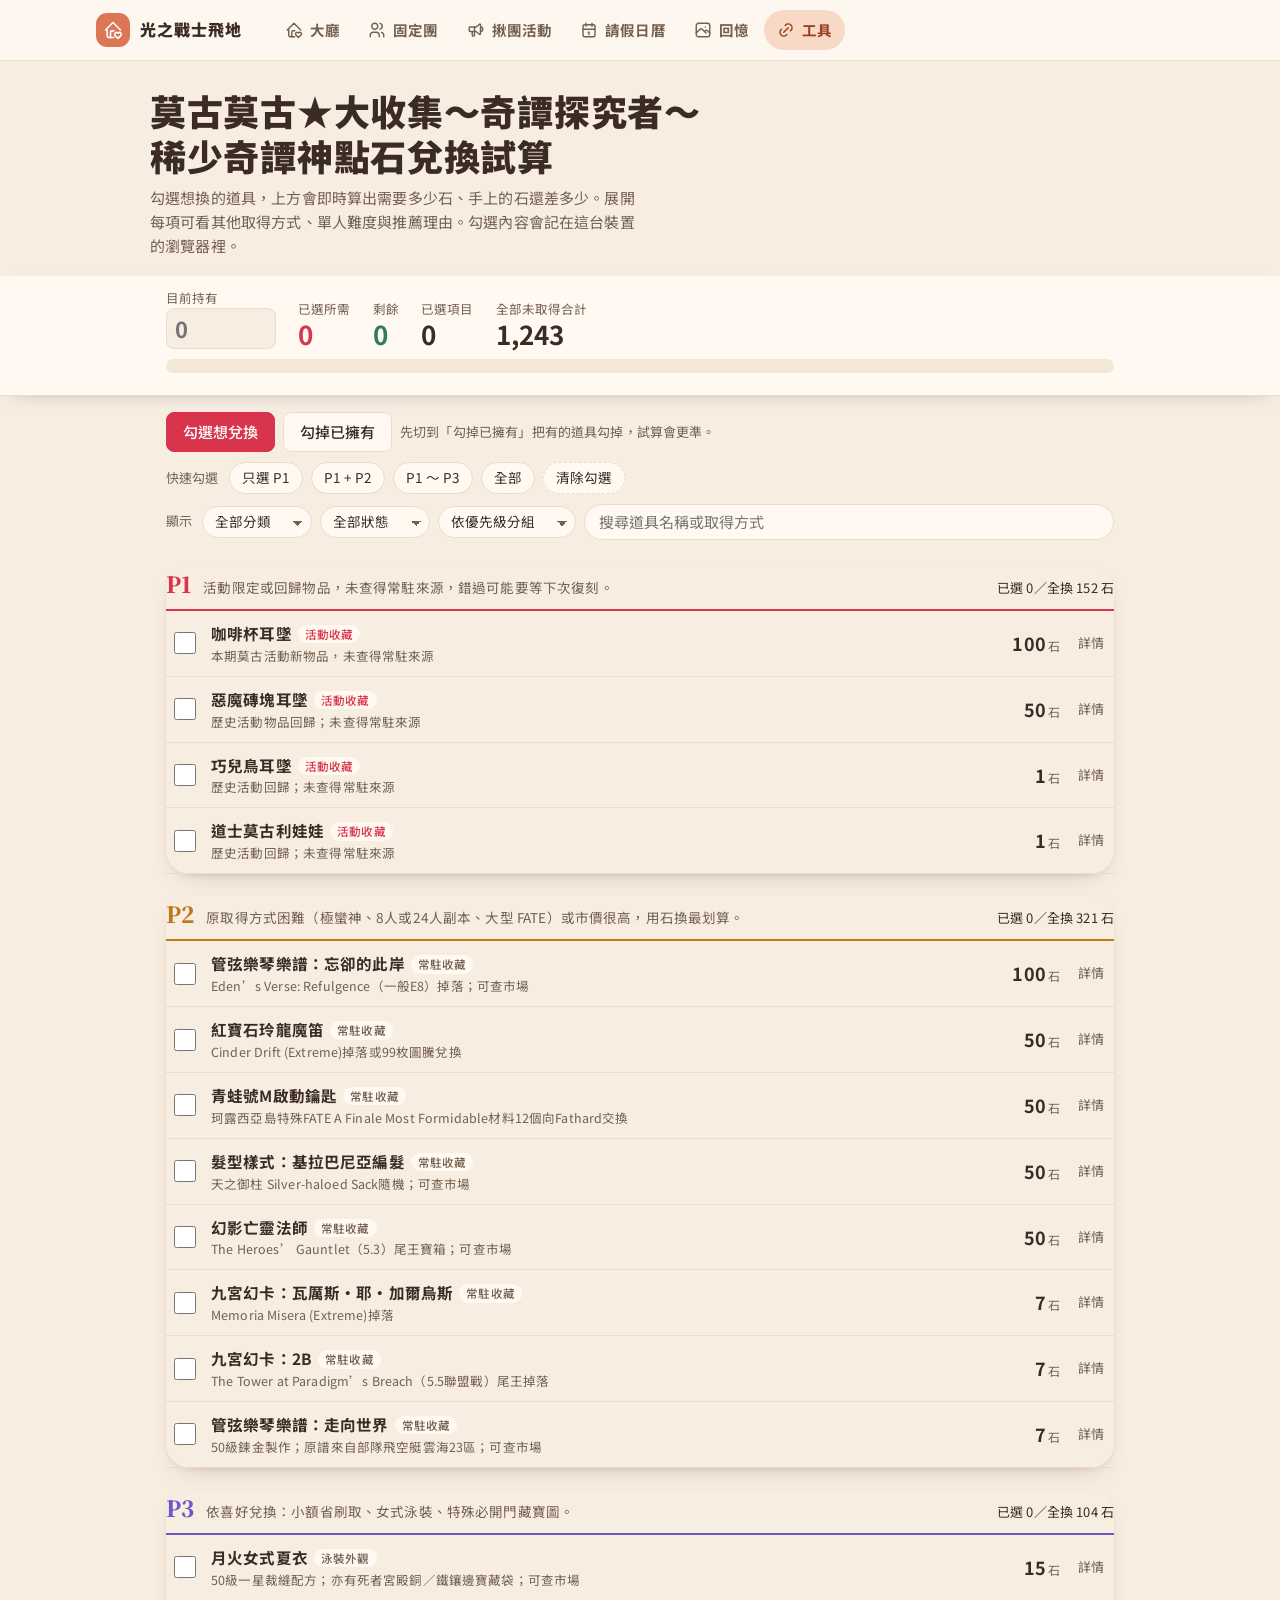
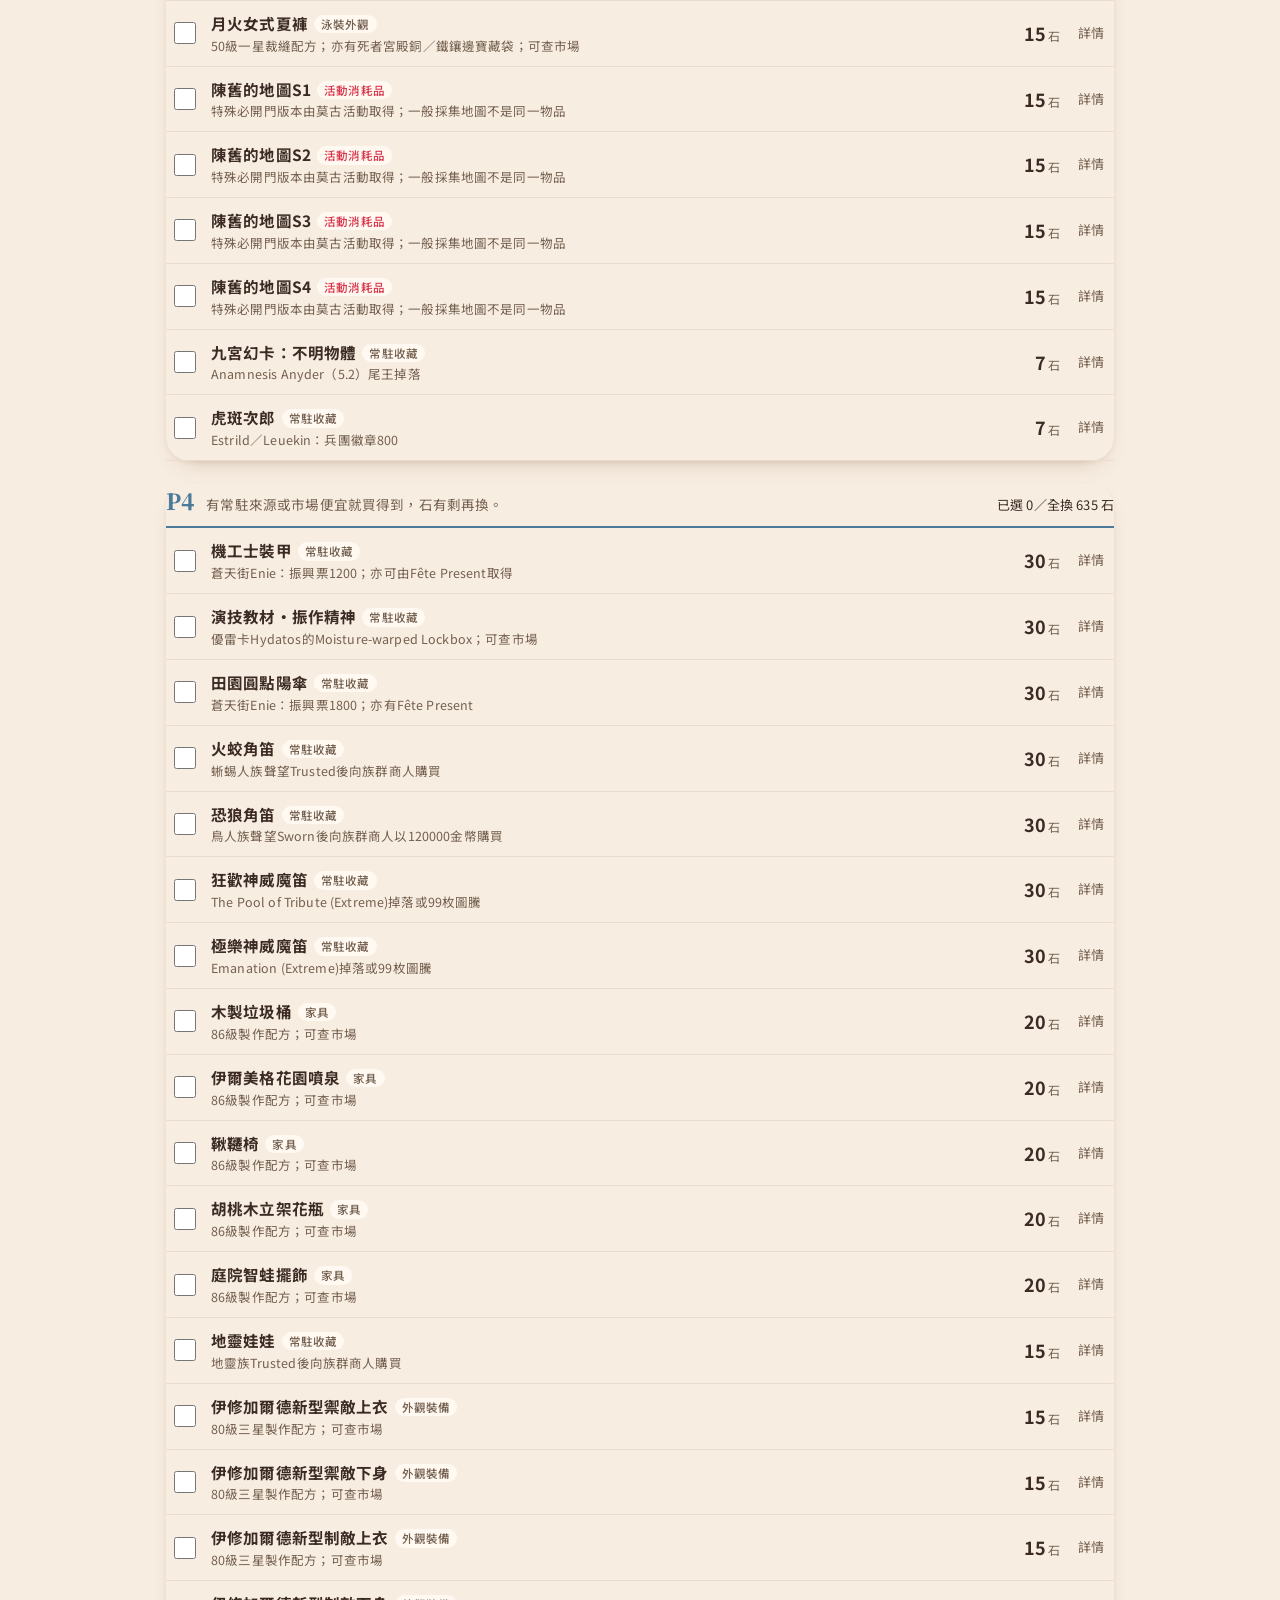
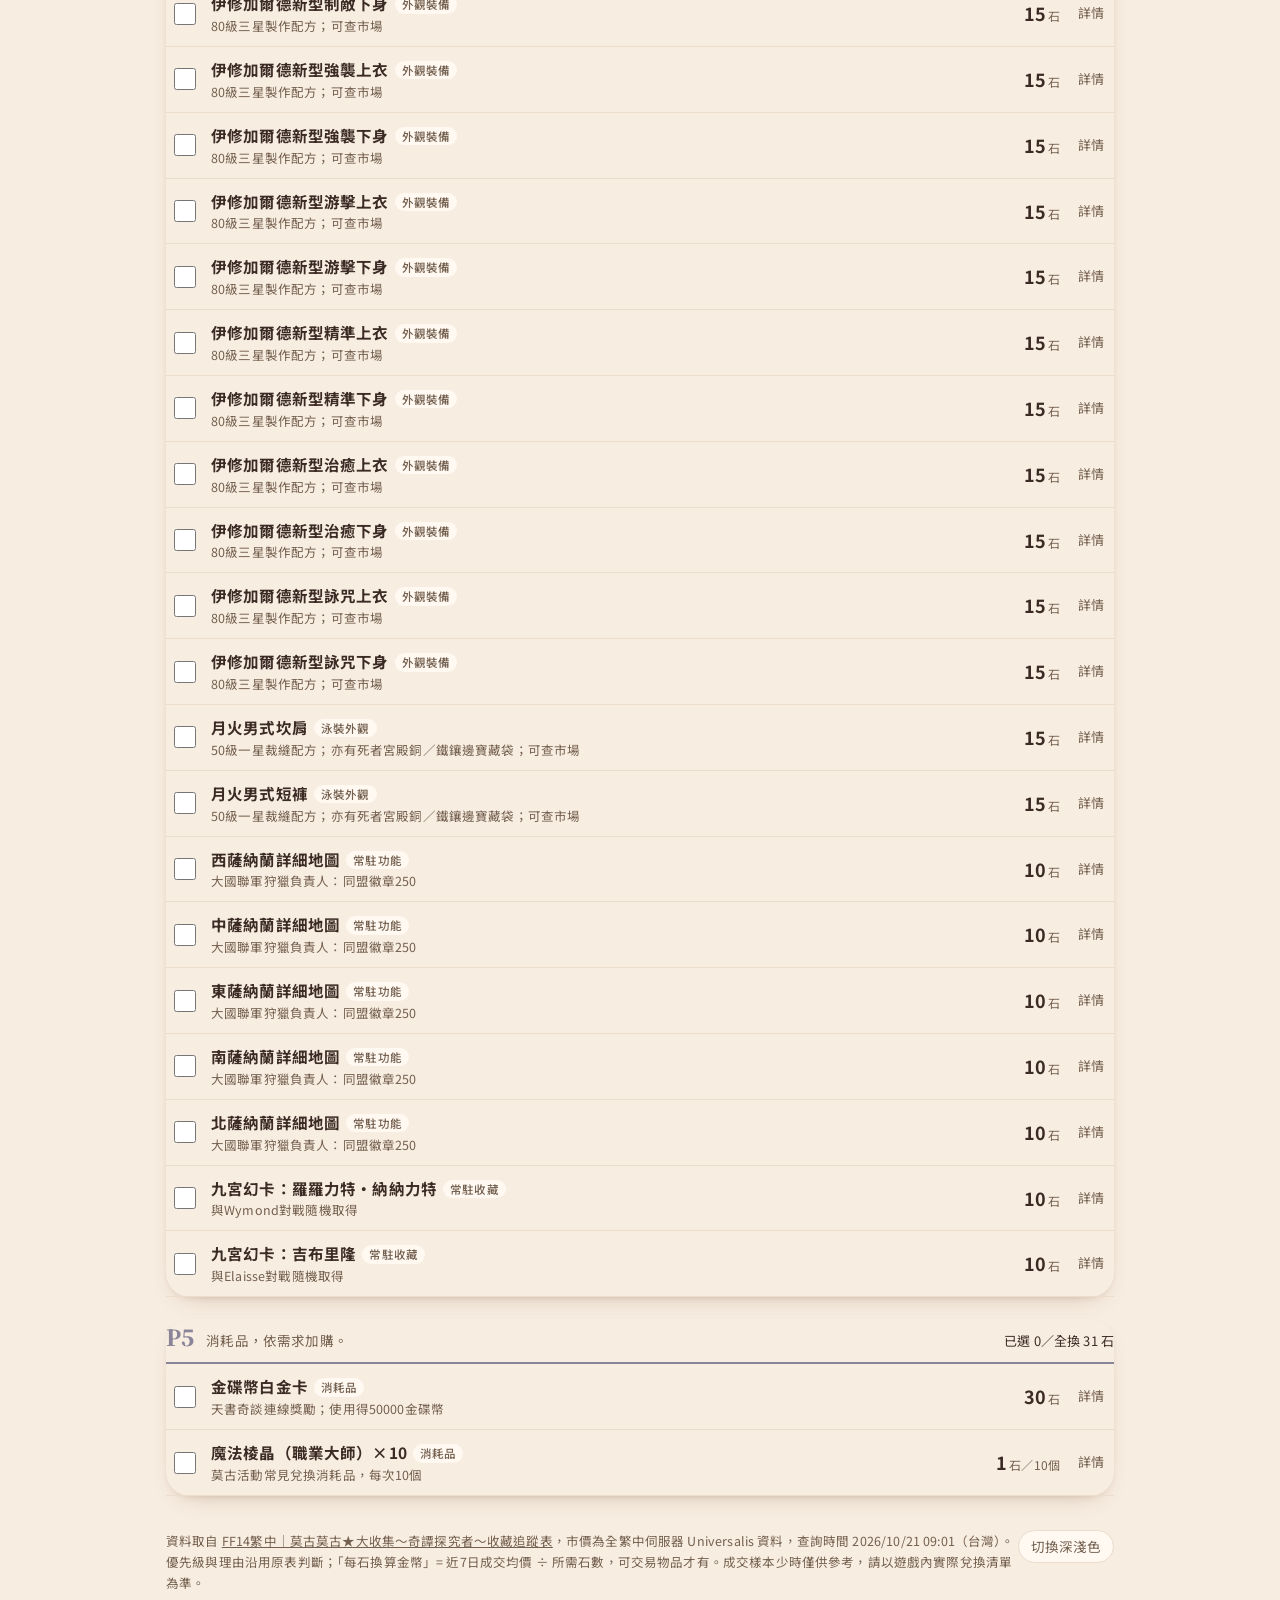
<file: moogle.html>
<!DOCTYPE html>
<html lang="zh-Hant">
<head>
<meta charset="utf-8">
<script src="skin.js?v=2"></script>
<meta name="viewport" content="width=device-width, initial-scale=1, viewport-fit=cover">
<title>莫古莫古★大收集～奇譚探究者～兌換試算</title>
<link rel="icon" href="data:image/svg+xml,%3Csvg xmlns=%27http://www.w3.org/2000/svg%27 viewBox=%270 0 32 32%27%3E%3Crect width=%2732%27 height=%2732%27 rx=%279%27 fill=%27%23DD7655%27/%3E%3Cg transform=%27translate(4 4)%27 fill=%27none%27 stroke=%27%23fff%27 stroke-width=%272.1%27 stroke-linecap=%27round%27 stroke-linejoin=%27round%27%3E%3Cpath d=%27M21 12l-9-9-9 9h2v7a2 2 0 0 0 2 2h6%27/%3E%3Cpath d=%27M9 21v-6a2 2 0 0 1 2-2h2%27/%3E%3Cpath d=%27M18 22l3.35-3.284a2.143 2.143 0 0 0 .005-3.071 2.242 2.242 0 0 0-3.129-.006l-.224.22-.223-.22a2.242 2.242 0 0 0-3.128-.006 2.143 2.143 0 0 0-.006 3.071L18 22z%27/%3E%3C/g%3E%3C/svg%3E">
<link rel="preconnect" href="https://fonts.googleapis.com">
<link rel="preconnect" href="https://fonts.gstatic.com" crossorigin>
<link href="https://fonts.googleapis.com/css2?family=Noto+Sans+TC:wght@400;500;700;900&family=Noto+Serif+TC:wght@600;900&display=swap" rel="stylesheet">
<style>
:root{
  --bg:#EEEAF6; --surface:#FBFAFE; --surface2:#E3DDF0; --ink:#2B2350; --muted:#6A6290;
  --line:#D3CBE6; --pom:#D8344B; --pom-soft:#F6D9DE; --gold:#B8871F; --gold-soft:#F3E6C4;
  --ok:#2F7D5B; --ok-soft:#D7EEE2;
  --p1:#D8344B; --p2:#C0761B; --p3:#6B58C9; --p4:#4C7A9A; --p5:#8A8499;
  color-scheme: light;
  box-sizing:border-box;
  padding-top:env(safe-area-inset-top,0px);
  padding-bottom:env(safe-area-inset-bottom,0px);
}
@media (prefers-color-scheme: dark){
  :root:not([data-theme="light"]){
    --bg:#17132A; --surface:#211C3A; --surface2:#2B2549; --ink:#ECE6FA; --muted:#A79FC9;
    --line:#3A3360; --pom:#FF6176; --pom-soft:#4A2232; --gold:#E3B54D; --gold-soft:#433717;
    --ok:#6BCB9C; --ok-soft:#1D3A2E;
    --p1:#FF6176; --p2:#E99A45; --p3:#9C8CF0; --p4:#7FB0D1; --p5:#A9A3B8;
    color-scheme: dark;
  }
}
:root[data-theme="dark"]{
  --bg:#17132A; --surface:#211C3A; --surface2:#2B2549; --ink:#ECE6FA; --muted:#A79FC9;
  --line:#3A3360; --pom:#FF6176; --pom-soft:#4A2232; --gold:#E3B54D; --gold-soft:#433717;
  --ok:#6BCB9C; --ok-soft:#1D3A2E;
  --p1:#FF6176; --p2:#E99A45; --p3:#9C8CF0; --p4:#7FB0D1; --p5:#A9A3B8;
  color-scheme: dark;
}
*,*::before,*::after{box-sizing:border-box}
html{scroll-padding-top:calc(env(safe-area-inset-top,0px) + 170px)}
body{margin:0;background:var(--bg);color:var(--ink);font-family:"Noto Sans TC","PingFang TC","Microsoft JhengHei",system-ui,sans-serif;font-size:15px;line-height:1.6;-webkit-text-size-adjust:100%}
body::before{content:"";position:fixed;inset:0 0 auto;height:env(safe-area-inset-top,0px);z-index:10;background:var(--surface)}
h1,h2{font-family:"Noto Serif TC","Songti TC",serif;margin:0}
button,input,select{font:inherit;color:inherit}
:focus-visible{outline:2px solid var(--pom);outline-offset:2px}
.wrap{max-width:980px;margin:0 auto;padding:0 16px}

/* intro */
.intro{padding:28px 0 18px}
.intro h1{font-size:clamp(24px,4.6vw,36px);font-weight:900;line-height:1.25;letter-spacing:.01em}
.back{display:inline-block;margin-bottom:10px;font-size:14px;color:var(--p3);text-decoration:underline;text-underline-offset:3px}
.intro p{margin:8px 0 0;color:var(--muted);max-width:62ch}

/* sticky budget */
.budget{position:sticky;top:env(safe-area-inset-top,0px);z-index:5;background:var(--surface);border-bottom:1px solid var(--line);box-shadow:0 6px 18px -14px rgba(30,20,70,.5)}
.budget .wrap{padding-top:12px;padding-bottom:12px}
.brow{display:flex;flex-wrap:wrap;align-items:flex-end;gap:10px 22px}
.stat{display:flex;flex-direction:column}
.stat small{color:var(--muted);font-size:12.5px}
.stat b{font-size:26px;font-weight:700;font-variant-numeric:tabular-nums;line-height:1.15}
.stat.need b{color:var(--pom)}
.stat.left b.neg{color:var(--pom)}
.stat.left b.pos{color:var(--ok)}
.hold input{width:110px;font-size:22px;font-weight:700;padding:2px 8px;border:1.5px solid var(--line);border-radius:8px;background:var(--bg);font-variant-numeric:tabular-nums}
.hold input:focus{border-color:var(--pom);outline:none}
.meter{margin-top:10px;height:14px;border-radius:7px;background:var(--surface2);position:relative;overflow:hidden;display:flex}
.meter span{display:block;height:100%;transition:width .35s ease}
.meter .cap{position:absolute;top:-3px;bottom:-3px;width:3px;background:var(--ink);border-radius:2px;transition:left .35s ease}
.legend{display:flex;flex-wrap:wrap;gap:4px 14px;margin-top:6px;font-size:12.5px;color:var(--muted)}
.legend i{display:inline-block;width:9px;height:9px;border-radius:50%;margin-right:4px;vertical-align:0}
.warn{font-size:13px;color:var(--pom);margin-top:4px;min-height:0}

/* toolbar */
.tools{padding:16px 0 4px;display:flex;flex-direction:column;gap:10px}
.presets,.filters{display:flex;flex-wrap:wrap;gap:8px;align-items:center}
.presets span,.filters span{font-size:13px;color:var(--muted);margin-right:2px}
.chip{border:1.5px solid var(--line);background:var(--surface);border-radius:999px;padding:4px 12px;font-size:13.5px;cursor:pointer}
.chip:hover{border-color:var(--ink)}
.chip.on{background:var(--ink);color:var(--bg);border-color:var(--ink)}
.chip.ghost{border-style:dashed}
.search{flex:1 1 200px;min-width:160px;border:1.5px solid var(--line);border-radius:999px;padding:5px 14px;background:var(--surface)}
select.chip{appearance:none;padding-right:26px;background-image:linear-gradient(45deg,transparent 50%,var(--muted) 50%),linear-gradient(135deg,var(--muted) 50%,transparent 50%);background-position:calc(100% - 13px) 55%,calc(100% - 8px) 55%;background-size:5px 5px;background-repeat:no-repeat}

/* groups */
.group{margin:22px 0 8px}
.ghead{display:flex;align-items:baseline;gap:12px;flex-wrap:wrap;padding-bottom:8px;border-bottom:2px solid var(--gc)}
.ghead h2{font-size:22px;font-weight:900;color:var(--gc)}
.ghead .gdesc{color:var(--muted);font-size:13.5px;flex:1 1 260px}
.ghead .gsum{font-size:13px;font-variant-numeric:tabular-nums;white-space:nowrap}
.list{list-style:none;margin:0;padding:0}
.item{border-bottom:1px solid var(--line)}
.row{display:grid;grid-template-columns:auto 1fr auto auto;gap:4px 12px;align-items:center;padding:10px 4px}
.ck{width:22px;height:22px;accent-color:var(--pom);cursor:pointer}
.nm{min-width:0}
.nm .t{font-weight:700;font-size:15.5px}
.nm .meta{font-size:12.5px;color:var(--muted)}
.tag{display:inline-block;font-size:11.5px;padding:0 7px;border-radius:4px;background:var(--surface2);color:var(--muted);margin-left:6px;vertical-align:1px;font-weight:500}
.tag.ev{background:var(--pom-soft);color:var(--pom)}
.cost{text-align:right;font-variant-numeric:tabular-nums;white-space:nowrap}
.cost b{font-size:18px}
.cost small{color:var(--muted);font-size:12px;margin-left:2px}
.qty{display:inline-flex;align-items:center;gap:2px;margin-top:2px}
.qty button{width:22px;height:22px;border:1px solid var(--line);background:var(--surface);border-radius:5px;cursor:pointer;line-height:1;padding:0}
.qty em{font-style:normal;min-width:24px;text-align:center;font-size:13px}
.more{border:none;background:none;cursor:pointer;color:var(--muted);padding:6px;border-radius:6px;font-size:13px;white-space:nowrap}
.more:hover{color:var(--ink);background:var(--surface2)}
.item.sel{background:linear-gradient(90deg,var(--pom-soft),transparent 70%)}
.item.own .nm .t{text-decoration:line-through;text-decoration-color:var(--muted)}
.item.own{opacity:.62}
.detail{display:none;padding:0 6px 14px 38px;font-size:14px}
.item.open .detail{display:block}
.detail dl{display:grid;grid-template-columns:7.5em 1fr;gap:4px 12px;margin:0}
.detail dt{color:var(--muted)}
.detail dd{margin:0}
.detail .why{grid-column:1/-1;background:var(--gold-soft);border-left:3px solid var(--gold);padding:8px 12px;border-radius:0 6px 6px 0;margin:2px 0 6px}
.detail a{color:var(--p3)}
.ownbtn{margin-top:10px;border:1.5px solid var(--line);background:var(--surface);border-radius:6px;padding:3px 10px;cursor:pointer;font-size:13px}
.item.own .ownbtn{background:var(--ok-soft);border-color:var(--ok);color:var(--ok)}
.empty{padding:30px 0;color:var(--muted);text-align:center}
.mode{display:flex;flex-wrap:wrap;align-items:center;gap:8px}
.mbtn{border:1.5px solid var(--line);background:var(--surface);padding:7px 16px;border-radius:8px;cursor:pointer;font-weight:500}
.mbtn.on{background:var(--pom);border-color:var(--pom);color:#fff}
.mbtn[data-mode="own"].on{background:var(--ok);border-color:var(--ok)}
.mhint{font-size:13px;color:var(--muted)}
body.own-mode .ck{accent-color:var(--ok)}
body.own-mode .item.own{opacity:.75}
body.own-mode .presets{opacity:.4;pointer-events:none}

footer{margin:34px 0 40px;color:var(--muted);font-size:12.5px;line-height:1.7}
footer a{color:var(--muted)}
.themebtn{float:right}

@media (max-width:600px){
  .stat b{font-size:22px}
  .hold input{width:90px;font-size:19px}
  .row{grid-template-columns:auto 1fr auto;}
  .row .more{grid-column:2/4;justify-self:start;padding:0}
  .detail{padding-left:8px}
  .detail dl{grid-template-columns:1fr}
  .detail dt{margin-top:6px}
}
@media (prefers-reduced-motion:reduce){.meter span,.meter .cap{transition:none}}
</style>
<link rel="stylesheet" href="cozy.css?v=14">
</head>
<body>
<header class="sitebar" id="sitebar"></header>

<header class="wrap intro">
  <h1>莫古莫古★大收集～奇譚探究者～<br>稀少奇譚神點石兌換試算</h1>
  <p>勾選想換的道具，上方會即時算出需要多少石、手上的石還差多少。展開每項可看其他取得方式、單人難度與推薦理由。勾選內容會記在這台裝置的瀏覽器裡。</p>
</header>

<section class="budget" aria-label="試算結果">
  <div class="wrap">
    <div class="brow">
      <label class="stat hold"><small>目前持有</small><input id="hold" type="number" min="0" step="1" inputmode="numeric" placeholder="0"></label>
      <div class="stat need"><small>已選所需</small><b id="need">0</b></div>
      <div class="stat left"><small id="leftLabel">剩餘</small><b id="left">0</b></div>
      <div class="stat"><small>已選項目</small><b id="cnt">0</b></div>
      <div class="stat"><small>全部未取得合計</small><b id="all">0</b></div>
    </div>
    <div class="meter" id="meter" role="img" aria-label="各優先級所需石數比例"></div>
    <div class="legend" id="legend"></div>
    <div class="warn" id="warn"></div>
  </div>
</section>

<main class="wrap">
  <div class="tools">
    <div class="mode" role="radiogroup" aria-label="勾選模式">
      <button class="mbtn on" data-mode="want" role="radio" aria-checked="true">勾選想兌換</button>
      <button class="mbtn" data-mode="own" role="radio" aria-checked="false">勾掉已擁有</button>
      <span class="mhint" id="mhint"></span>
    </div>
    <div class="presets">
      <span>快速勾選</span>
      <button class="chip" data-preset="1">只選 P1</button>
      <button class="chip" data-preset="2">P1 + P2</button>
      <button class="chip" data-preset="3">P1 ～ P3</button>
      <button class="chip" data-preset="5">全部</button>
      <button class="chip ghost" data-preset="0">清除勾選</button>
    </div>
    <div class="filters">
      <span>顯示</span>
      <select class="chip" id="fCat" aria-label="分類篩選"></select>
      <select class="chip" id="fShow" aria-label="狀態篩選">
        <option value="all">全部狀態</option>
        <option value="sel">只看已勾選</option>
        <option value="todo">隱藏已取得</option>
      </select>
      <select class="chip" id="fSort" aria-label="排序">
        <option value="pri">依優先級分組</option>
        <option value="cost">依石數高到低</option>
        <option value="gold">依每石換算金幣</option>
      </select>
      <input class="search" id="q" type="search" placeholder="搜尋道具名稱或取得方式">
    </div>
  </div>
  <div id="out"></div>

  <footer>
    <button class="chip themebtn" id="themeBtn">切換深淺色</button>
    資料取自
    <a href="https://docs.google.com/spreadsheets/d/10wdDlVCRoiyUN8HI9exb8xCc4yNy7JzFTSr6qTkjvco/edit?gid=293173202" target="_blank" rel="noopener">FF14繁中｜莫古莫古★大收集～奇譚探究者～收藏追蹤表</a>，市價為全繁中伺服器 Universalis 資料，查詢時間 2026/10/21 09:01（台灣）。
    優先級與理由沿用原表判斷；「每石換算金幣」= 近7日成交均價 ÷ 所需石數，可交易物品才有。成交樣本少時僅供參考，請以遊戲內實際兌換清單為準。
  </footer>
</main>

<script>
const PRI = {
  P1:{c:'var(--p1)',d:'活動限定或回歸物品，未查得常駐來源，錯過可能要等下次復刻。'},
  P2:{c:'var(--p2)',d:'原取得方式困難（極蠻神、8人或24人副本、大型 FATE）或市價很高，用石換最划算。'},
  P3:{c:'var(--p3)',d:'依喜好兌換：小額省刷取、女式泳裝、特殊必開門藏寶圖。'},
  P4:{c:'var(--p4)',d:'有常駐來源或市場便宜就買得到，石有剩再換。'},
  P5:{c:'var(--p5)',d:'消耗品，依需求加購。'}
};
// id, 名稱, 每次石數, 每次獲得數, 優先級, 分類, 其他取得方式, 單人難度, 理由, 限制, wiki, 近7日成交均價, 每石換算
const D = [
[1,'咖啡杯耳墜',100,1,'P1','活動收藏','本期莫古活動新物品，未查得常駐來源','無常駐單人來源','先確保活動來源物品；不保證未來不復刻','官網未另列兌換前置','Coffee_Cup_Earring'],
[2,'管弦樂琴樂譜：忘卻的此岸',100,1,'P2','常駐收藏','Eden’s Verse: Refulgence（一般E8）掉落；可查市場','高：8人副本，需先解鎖','P2後段：需100石，石數效益低於7石樂譜與髮型；不是活動限定。','官網未另列兌換前置','Return_to_Oblivion_Orchestrion_Roll',983333,9833],
[3,'惡魔磚塊耳墜',50,1,'P1','活動收藏','歷史活動物品回歸；未查得常駐來源','無常駐單人來源','避免錯過本次窗口；不稱永久絕版','官網未另列兌換前置','Demon_Brick_Earring'],
[4,'紅寶石玲龍魔笛',50,1,'P2','常駐收藏','Cinder Drift (Extreme)掉落或99枚圖騰兌換','高：極蠻神，通常組隊；需先解鎖','非容易單刷的來源，適合用活動跳過','官網未另列兌換前置','Ruby_Gwiber_Trumpet'],
[5,'青蛙號M啟動鑰匙',50,1,'P2','常駐收藏','珂露西亞島特殊FATE A Finale Most Formidable材料12個向Fathard交換','高：大型FATE需多人及等待刷新','節省集合、前置與等候時間','官網未另列兌換前置','Ironfrog_Mover_Ignition_Key'],
[6,'髮型樣式：基拉巴尼亞編髮',50,1,'P2','常駐收藏','天之御柱 Silver-haloed Sack隨機；可查市場','中高：深層寶藏隨機，單刷投入大','P2前段：高價隨機髮型，優先於一般外觀與家具；先確認是否已學。','官網未另列兌換前置','Modern_Aesthetics_-_Gyr_Abanian_Plait',1151638,23033],
[7,'幻影亡靈法師',50,1,'P2','常駐收藏','The Heroes’ Gauntlet（5.3）尾王寶箱；可查市場','中：解鎖後可劇情輔助器刷，但隨機','保留P2：目前無全服掛單，歷史成交便宜不等於買得到；原副本掉落隨機。','官網未另列兌換前置','Ephemeral_Necromancer',120000,2400],
[8,'機工士裝甲',30,1,'P4','常駐收藏','蒼天街Enie：振興票1200；亦可由Fête Present取得','低：解鎖蒼天街後，可單人累積票','維持P4：目前僅1筆高價掛單，不能據此升級；仍可用振興票取得。','官網未另列兌換前置','Machinist_Barding',82175,2739],
[9,'演技教材・振作精神',30,1,'P4','常駐收藏','優雷卡Hydatos的Moisture-warped Lockbox；可查市場','高：優雷卡進度與變異怪箱，通常多人較合適','降至P4：市場低價即可補，不建議先花30石。','官網未另列兌換前置','Ballroom_Etiquette_-_Overzealous_Affirmations',485,16],
[10,'田園圓點陽傘',30,1,'P4','常駐收藏','蒼天街Enie：振興票1800；亦有Fête Present','低：單人可累積振興票','維持P4：有常駐振興票替代，不先於稀有收藏兌換。','官網未另列兌換前置','Pastoral_Dot_Parasol',92500,3083],
[11,'金碟幣白金卡',30,1,'P5','消耗品','天書奇談連線獎勵；使用得50000金碟幣','低至中：單人能累積MGP，但天書連線隨機','非永久收藏，依缺MGP程度加購','官網未另列兌換前置','MGP_Platinum_Card'],
[12,'火蛟角笛',30,1,'P4','常駐收藏','蜥蜴人族聲望Trusted後向族群商人購買','低：單人日常，需天數','聲望與持有狀態請自行核對','官網未另列兌換前置','Drake_Horn'],
[13,'恐狼角笛',30,1,'P4','常駐收藏','鳥人族聲望Sworn後向族群商人以120000金幣購買','低：單人日常，需天數','常駐可單人，先確認聲望','官網未另列兌換前置','Direwolf_Whistle'],
[14,'狂歡神威魔笛',30,1,'P4','常駐收藏','The Pool of Tribute (Extreme)掉落或99枚圖騰','中：可嘗試高等解限，視職業與機制','高等解限可嘗試單刷；先確認坐騎清單，已有就標記已取得','官網未另列兌換前置','Reveling_Kamuy_Fife'],
[15,'極樂神威魔笛',30,1,'P4','常駐收藏','Emanation (Extreme)掉落或99枚圖騰','中：可嘗試高等解限，視職業與機制','高等解限可嘗試單刷；先確認坐騎清單，已有就標記已取得','官網未另列兌換前置','Blissful_Kamuy_Fife'],
[16,'木製垃圾桶',20,1,'P4','家具','86級製作配方；可查市場','低（市場）／中（自製需製作等級材料）','維持P4、後補：家具市價低，優先比較直接購買。','官網未另列兌換前置','Wooden_Bin',483,24],
[17,'伊爾美格花園噴泉',20,1,'P4','家具','86級製作配方；可查市場','低（市場）／中（自製需製作等級材料）','維持P4、後補：家具市價低，優先比較直接購買。','官網未另列兌換前置','Il_Mheg_Garden_Fountain',948,47],
[18,'鞦韆椅',20,1,'P4','家具','86級製作配方；可查市場','低（市場）／中（自製需製作等級材料）','維持P4、後補：家具市價低，優先比較直接購買。','官網未另列兌換前置','Hanging_Bench',1221,61],
[19,'胡桃木立架花瓶',20,1,'P4','家具','86級製作配方；可查市場','低（市場）／中（自製需製作等級材料）','維持P4、後補：家具市價低，優先比較直接購買。','官網未另列兌換前置','Walnut_Flower_Vases',1807,90],
[20,'庭院智蛙擺飾',20,1,'P4','家具','86級製作配方；可查市場','低（市場）／中（自製需製作等級材料）','維持P4、後補：家具市價低，優先比較直接購買。','官網未另列兌換前置','Poroggo_Lawn_Ornament',393,20],
[21,'地靈娃娃',15,1,'P4','常駐收藏','地靈族Trusted後向族群商人購買','低：單人部族日常，需天數','聲望與持有狀態請自行核對','官網未另列兌換前置','Wind-up_Kobold'],
[22,'伊修加爾德新型禦敵上衣',15,1,'P4','外觀裝備','80級三星製作配方；可查市場','低（市場）／中（自製80級三星）','維持P4：常駐製作外觀，依喜好補齊；不要為省少量金幣先花活動石。','官網未另列兌換前置','Neo-Ishgardian_Top_of_Fending',23000,1533],
[23,'伊修加爾德新型禦敵下身',15,1,'P4','外觀裝備','80級三星製作配方；可查市場','低（市場）／中（自製80級三星）','維持P4：常駐製作外觀，依喜好補齊；不要為省少量金幣先花活動石。','官網未另列兌換前置','Neo-Ishgardian_Bottoms_of_Fending',7100,473],
[24,'伊修加爾德新型制敵上衣',15,1,'P4','外觀裝備','80級三星製作配方；可查市場','低（市場）／中（自製80級三星）','維持P4：常駐製作外觀，依喜好補齊；不要為省少量金幣先花活動石。','官網未另列兌換前置','Neo-Ishgardian_Top_of_Maiming',9000,600],
[25,'伊修加爾德新型制敵下身',15,1,'P4','外觀裝備','80級三星製作配方；可查市場','低（市場）／中（自製80級三星）','維持P4：常駐製作外觀，依喜好補齊；不要為省少量金幣先花活動石。','官網未另列兌換前置','Neo-Ishgardian_Bottoms_of_Maiming',4813,321],
[26,'伊修加爾德新型強襲上衣',15,1,'P4','外觀裝備','80級三星製作配方；可查市場','低（市場）／中（自製80級三星）','維持P4：常駐製作外觀，依喜好補齊；不要為省少量金幣先花活動石。','官網未另列兌換前置','Neo-Ishgardian_Top_of_Striking',8555,570],
[27,'伊修加爾德新型強襲下身',15,1,'P4','外觀裝備','80級三星製作配方；可查市場','低（市場）／中（自製80級三星）','維持P4：常駐製作外觀，依喜好補齊；不要為省少量金幣先花活動石。','官網未另列兌換前置','Neo-Ishgardian_Bottoms_of_Striking',6006,400],
[28,'伊修加爾德新型游擊上衣',15,1,'P4','外觀裝備','80級三星製作配方；可查市場','低（市場）／中（自製80級三星）','維持P4：常駐製作外觀，依喜好補齊；不要為省少量金幣先花活動石。','官網未另列兌換前置','Neo-Ishgardian_Top_of_Scouting',5417,361],
[29,'伊修加爾德新型游擊下身',15,1,'P4','外觀裝備','80級三星製作配方；可查市場','低（市場）／中（自製80級三星）','維持P4：常駐製作外觀，依喜好補齊；不要為省少量金幣先花活動石。','官網未另列兌換前置','Neo-Ishgardian_Bottoms_of_Scouting',4100,273],
[30,'伊修加爾德新型精準上衣',15,1,'P4','外觀裝備','80級三星製作配方；可查市場','低（市場）／中（自製80級三星）','維持P4：常駐製作外觀，依喜好補齊；不要為省少量金幣先花活動石。','官網未另列兌換前置','Neo-Ishgardian_Top_of_Aiming',18470,1231],
[31,'伊修加爾德新型精準下身',15,1,'P4','外觀裝備','80級三星製作配方；可查市場','低（市場）／中（自製80級三星）','維持P4：常駐製作外觀，依喜好補齊；不要為省少量金幣先花活動石。','官網未另列兌換前置','Neo-Ishgardian_Bottoms_of_Aiming',29999,2000],
[32,'伊修加爾德新型治癒上衣',15,1,'P4','外觀裝備','80級三星製作配方；可查市場','低（市場）／中（自製80級三星）','維持P4：常駐製作外觀，依喜好補齊；不要為省少量金幣先花活動石。','官網未另列兌換前置','Neo-Ishgardian_Top_of_Healing',28343,1890],
[33,'伊修加爾德新型治癒下身',15,1,'P4','外觀裝備','80級三星製作配方；可查市場','低（市場）／中（自製80級三星）','維持P4：常駐製作外觀，依喜好補齊；不要為省少量金幣先花活動石。','官網未另列兌換前置','Neo-Ishgardian_Bottoms_of_Healing',11924,795],
[34,'伊修加爾德新型詠咒上衣',15,1,'P4','外觀裝備','80級三星製作配方；可查市場','低（市場）／中（自製80級三星）','維持P4：常駐製作外觀，依喜好補齊；不要為省少量金幣先花活動石。','官網未另列兌換前置','Neo-Ishgardian_Top_of_Casting',8711,581],
[35,'伊修加爾德新型詠咒下身',15,1,'P4','外觀裝備','80級三星製作配方；可查市場','低（市場）／中（自製80級三星）','維持P4：常駐製作外觀，依喜好補齊；不要為省少量金幣先花活動石。','官網未另列兌換前置','Neo-Ishgardian_Bottoms_of_Casting',10760,717],
[36,'月火男式坎肩',15,1,'P4','泳裝外觀','50級一星裁縫配方；亦有死者宮殿銅／鐵鑲邊寶藏袋；可查市場','低至中：可自製','降至P4：男式泳裝的市場替代便宜，非活動限定。','官網未另列兌換前置','Moonfire_Vest',18923,1262],
[37,'月火男式短褲',15,1,'P4','泳裝外觀','50級一星裁縫配方；亦有死者宮殿銅／鐵鑲邊寶藏袋；可查市場','低至中：可自製','降至P4：男式泳裝的市場替代便宜，非活動限定。','官網未另列兌換前置','Moonfire_Trunks',17699,1180],
[38,'月火女式夏衣',15,1,'P3','泳裝外觀','50級一星裁縫配方；亦有死者宮殿銅／鐵鑲邊寶藏袋；可查市場','低至中：可自製','維持P3：女式泳裝較男式貴，依外觀喜好安排；非活動限定。','官網未另列兌換前置','Moonfire_Halter',62035,4136],
[39,'月火女式夏褲',15,1,'P3','泳裝外觀','50級一星裁縫配方；亦有死者宮殿銅／鐵鑲邊寶藏袋；可查市場','低至中：可自製','維持P3：女式泳裝較男式貴，依外觀喜好安排；非活動限定。','官網未另列兌換前置','Moonfire_Tanga',80674,5378],
[40,'陳舊的地圖S1',15,1,'P3','活動消耗品','特殊必開門版本由莫古活動取得；一般採集地圖不是同一物品','兌換低；實際使用為等級同步多人尋寶','70級多人藏寶地圖，必開烏茲奈爾傳送門；非永久收藏，先各存1張','需4.x地區可達及解鎖尋寶','Seemingly_Special_Timeworn_Map'],
[41,'陳舊的地圖S2',15,1,'P3','活動消耗品','特殊必開門版本由莫古活動取得；一般採集地圖不是同一物品','兌換低；實際使用為等級同步多人尋寶','80級多人藏寶地圖，必開里耶基亞傳送門；非永久收藏，先各存1張','使用需5.x對應地區可達','Ostensibly_Special_Timeworn_Map'],
[42,'陳舊的地圖S3',15,1,'P3','活動消耗品','特殊必開門版本由莫古活動取得；一般採集地圖不是同一物品','兌換低；實際使用為等級同步多人尋寶','90級多人藏寶地圖，必開Excitatron 6000；非永久收藏，先各存1張','使用需6.x對應地區可達','Potentially_Special_Timeworn_Map'],
[43,'陳舊的地圖S4',15,1,'P3','活動消耗品','特殊必開門版本由莫古活動取得；一般採集地圖不是同一物品','兌換低；實際使用為等級同步多人尋寶','90級多人藏寶地圖，必開The Shifting Gymnasion Agonon；非永久收藏，先各存1張','使用需厄爾庇斯可達','Conceivably_Special_Timeworn_Map'],
[44,'西薩納蘭詳細地圖',10,1,'P4','常駐功能','大國聯軍狩獵負責人：同盟徽章250','低：可單人狩獵累積徽章','只影響地面坐騎速度，已會飛時效益低','需「超越幻想，究極武器」','Western_Thanalan_Riding_Map'],
[45,'中薩納蘭詳細地圖',10,1,'P4','常駐功能','大國聯軍狩獵負責人：同盟徽章250','低：可單人狩獵累積徽章','只影響地面坐騎速度，已會飛時效益低','需「超越幻想，究極武器」','Central_Thanalan_Riding_Map'],
[46,'東薩納蘭詳細地圖',10,1,'P4','常駐功能','大國聯軍狩獵負責人：同盟徽章250','低：可單人狩獵累積徽章','只影響地面坐騎速度，已會飛時效益低','需「超越幻想，究極武器」','Eastern_Thanalan_Riding_Map'],
[47,'南薩納蘭詳細地圖',10,1,'P4','常駐功能','大國聯軍狩獵負責人：同盟徽章250','低：可單人狩獵累積徽章','只影響地面坐騎速度，已會飛時效益低','需「超越幻想，究極武器」','Southern_Thanalan_Riding_Map'],
[48,'北薩納蘭詳細地圖',10,1,'P4','常駐功能','大國聯軍狩獵負責人：同盟徽章250','低：可單人狩獵累積徽章','只影響地面坐騎速度，已會飛時效益低','需「超越幻想，究極武器」','Northern_Thanalan_Riding_Map'],
[49,'九宮幻卡：羅羅力特・納納力特',10,1,'P4','常駐收藏','與Wymond對戰隨機取得','低：單人NPC對戰','可單人刷，先核對卡冊','需「決鬥！九宮幻卡」','Lolorito_Nanarito_Card'],
[50,'九宮幻卡：吉布里隆',10,1,'P4','常駐收藏','與Elaisse對戰隨機取得','低至中：單人NPC對戰','常駐NPC可刷','需「女商人的陷阱」','Gibrillont_Card'],
[51,'九宮幻卡：不明物體',7,1,'P3','常駐收藏','Anamnesis Anyder（5.2）尾王掉落','中：解鎖後可用劇情輔助器，但隨機','僅7石省刷取；先保留預算','需「潛入更深處」','Unknown_Card'],
[52,'九宮幻卡：瓦厲斯・耶・加爾烏斯',7,1,'P2','常駐收藏','Memoria Misera (Extreme)掉落','高：極戰鬥通常需多人','7石可省極戰鬥刷取，但先滿足前置','需「博茲雅堡壘蒸發事件」','Varis_yae_Galvus_Card'],
[53,'九宮幻卡：2B',7,1,'P2','常駐收藏','The Tower at Paradigm’s Breach（5.5聯盟戰）尾王掉落','高：24人副本，不適合當作輕鬆單刷','僅7石，但活動兌換本身也卡前置','需「敵人現身」','2B_Card'],
[54,'虎斑次郎',7,1,'P3','常駐收藏','Estrild／Leuekin：兵團徽章800','低：單人狩獵累積徽章','只需7石可省徽章，非活動限定','官網未另列兌換前置','Tora-jiro'],
[55,'管弦樂琴樂譜：走向世界',7,1,'P2','常駐收藏','50級鍊金製作；原譜來自部隊飛空艇雲海23區；可查市場','自取高：需部隊工房飛空艇；市場購入低','P2優先：只需7石，工房原譜來源麻煩，省金幣效益高。近期成交與掛價落差大，勿把掛價當成交價。','官網未另列兌換前置','A_World_Apart_Orchestrion_Roll',495000,70714],
[56,'巧兒鳥耳墜',1,1,'P1','活動收藏','歷史活動回歸；未查得常駐來源','無常駐單人來源','僅1石先收','官網未另列兌換前置','Hatchling_Earring'],
[57,'道士莫古利娃娃',1,1,'P1','活動收藏','歷史活動回歸；未查得常駐來源','無常駐單人來源','僅1石先收','官網未另列兌換前置','Taoist_Moogle'],
[58,'魔法棱晶（職業大師）×10',1,10,'P5','消耗品','莫古活動常見兌換消耗品，每次10個','低：有活動石即可換','一次兌換為10個，可依需要多換幾次','官網未另列兌換前置','Magicked_Prism_(Job_Mastery)']
].map(r=>({id:r[0],name:r[1],cost:r[2],per:r[3],pri:r[4],cat:r[5],src:r[6],diff:r[7],why:r[8],lim:r[9],wiki:r[10],avg:r[11]||null,gps:r[12]||null}));

const MULTI = it => /消耗品/.test(it.cat) && it.pri==='P5';
const KEY='moogle-trove-qitan-v1';
let S={hold:'',sel:{},own:{},open:{},mode:'want'};
try{const s=JSON.parse(localStorage.getItem(KEY)||'null'); if(s){S.hold=s.hold??'';S.sel=s.sel||{};S.own=s.own||{};}}catch(e){}
const save=()=>{try{localStorage.setItem(KEY,JSON.stringify({hold:S.hold,sel:S.sel,own:S.own}))}catch(e){}};
const fmt=n=>n.toLocaleString('zh-TW');
const $=id=>document.getElementById(id);

// category filter
const cats=[...new Set(D.map(d=>d.cat))];
$('fCat').innerHTML='<option value="all">全部分類</option>'+cats.map(c=>`<option>${c}</option>`).join('');

function totals(){
  const by={P1:0,P2:0,P3:0,P4:0,P5:0}; let need=0,cnt=0,all=0;
  D.forEach(it=>{
    if(!S.own[it.id]) all+=it.cost;
    const q=S.sel[it.id]; if(q&&!S.own[it.id]){const c=it.cost*q;by[it.pri]+=c;need+=c;cnt++;}
  });
  return {by,need,cnt,all};
}

function renderBudget(){
  const t=totals(); const hold=parseInt(S.hold)||0;
  $('need').textContent=fmt(t.need); $('cnt').textContent=t.cnt; $('all').textContent=fmt(t.all);
  const diff=hold-t.need; const L=$('left');
  $('leftLabel').textContent = diff<0?'還差':'剩餘';
  L.textContent=fmt(Math.abs(diff)); L.className = diff<0?'neg':'pos';
  const scale=Math.max(t.need,hold,1);
  $('meter').innerHTML=Object.keys(t.by).map(p=>`<span style="width:${t.by[p]/scale*100}%;background:${PRI[p].c}"></span>`).join('')
    +(hold?`<i class="cap" style="left:calc(${Math.min(hold/scale*100,100)}% - 2px)" title="目前持有"></i>`:'');
  $('legend').innerHTML=Object.keys(t.by).filter(p=>t.by[p]).map(p=>`<span><i style="background:${PRI[p].c}"></i>${p} ${fmt(t.by[p])}</span>`).join('')
    +(hold?'<span>｜直線 = 目前持有</span>':'');
  $('warn').textContent = (hold && diff<0) ? `還差 ${fmt(-diff)} 石。可以先取消 P4、P5 的項目，或繼續累積。` : '';
}

function itemHTML(it){
  const q=S.sel[it.id]||0, own=!!S.own[it.id];
  const cls=['item',q&&!own?'sel':'',own?'own':'',S.open[it.id]?'open':''].join(' ');
  const evTag=/活動/.test(it.cat)?' ev':'';
  const qty = MULTI(it) && q ? `<div class="qty"><button data-dec="${it.id}" aria-label="減少次數">−</button><em>×${q}</em><button data-inc="${it.id}" aria-label="增加次數">＋</button></div>` : '';
  const mk = it.avg ? `<dt>市場（7日成交）</dt><dd>約 ${fmt(it.avg)} 金幣／每石約 ${fmt(it.gps)} 金幣</dd>` : `<dt>市場</dt><dd>${it.id===58?'查無市價資料':'不可交易'}</dd>`;
  return `<li class="${cls}" data-id="${it.id}">
    <div class="row">
      ${S.mode==='own'
        ? `<input type="checkbox" class="ck" data-ck="${it.id}" ${own?'checked':''} aria-label="已擁有 ${it.name}">`
        : `<input type="checkbox" class="ck" data-ck="${it.id}" ${q?'checked':''} ${own?'disabled':''} aria-label="勾選 ${it.name}">`}
      <div class="nm"><div class="t">${it.name}<span class="tag${evTag}">${it.cat}</span></div>
        <div class="meta">${it.src}</div></div>
      <div class="cost"><b>${it.cost}</b><small>石${it.per>1?`／${it.per}個`:''}</small>${qty}</div>
      <button class="more" data-open="${it.id}" aria-expanded="${!!S.open[it.id]}">${S.open[it.id]?'收合':'詳情'}</button>
    </div>
    <div class="detail"><dl>
      <dd class="why"><b>${it.pri} 推薦理由：</b>${it.why}</dd>
      <dt>其他取得方式</dt><dd>${it.src}</dd>
      <dt>單人難度</dt><dd>${it.diff}</dd>
      <dt>兌換限制</dt><dd>${it.lim}</dd>
      ${mk}
      <dt>資料</dt><dd><a href="https://ffxiv.consolegameswiki.com/wiki/${it.wiki}" target="_blank" rel="noopener">Console Games Wiki</a></dd>
    </dl>
    <button class="ownbtn" data-own="${it.id}">${own?'✓ 已取得（點此取消）':'標記為已取得'}</button>
    </div></li>`;
}

function render(){
  const cat=$('fCat').value, show=$('fShow').value, sort=$('fSort').value, q=$('q').value.trim().toLowerCase();
  let items=D.filter(it=>(cat==='all'||it.cat===cat)
    &&(show!=='sel'||S.sel[it.id])&&(show!=='todo'||!S.own[it.id])
    &&(!q||(it.name+it.src+it.cat).toLowerCase().includes(q)));
  const out=$('out');
  if(!items.length){out.innerHTML='<p class="empty">沒有符合的道具。試試清除搜尋文字或改選「全部分類」。</p>';renderBudget();return;}
  if(sort==='pri'){
    out.innerHTML=Object.keys(PRI).map(p=>{
      const g=items.filter(i=>i.pri===p); if(!g.length) return '';
      const gAll=D.filter(i=>i.pri===p&&!S.own[i.id]).reduce((a,i)=>a+i.cost,0);
      const gSel=D.filter(i=>i.pri===p&&S.sel[i.id]&&!S.own[i.id]).reduce((a,i)=>a+i.cost*S.sel[i.id],0);
      return `<section class="group" style="--gc:${PRI[p].c}"><div class="ghead"><h2>${p}</h2><span class="gdesc">${PRI[p].d}</span><span class="gsum">已選 ${fmt(gSel)}／全換 ${fmt(gAll)} 石</span></div><ul class="list">${g.map(itemHTML).join('')}</ul></section>`;
    }).join('');
  }else{
    const s=[...items].sort(sort==='cost'?(a,b)=>b.cost-a.cost||a.id-b.id:(a,b)=>(b.gps||-1)-(a.gps||-1)||a.id-b.id);
    out.innerHTML=`<section class="group" style="--gc:var(--ink)"><div class="ghead"><h2>${sort==='cost'?'依石數排序':'依每石換算金幣排序'}</h2><span class="gdesc">${sort==='gold'?'越前面代表用石換越省金幣；不可交易物品排在最後。':'石數相同時依原表編號。'}</span></div><ul class="list">${s.map(it=>itemHTML(it).replace('<div class="t">',`<div class="t"><span class="tag" style="margin:0 6px 0 0;color:${PRI[it.pri].c}">${it.pri}</span>`)).join('')}</ul></section>`;
  }
  renderBudget();
  const n=Object.keys(S.own).length;
  $('mhint').textContent = S.mode==='own'
    ? `勾選你已經有的道具（已勾 ${n} 項），完成後切回「勾選想兌換」。`
    : (n?`已擁有 ${n} 項，不計入試算。`:'先切到「勾掉已擁有」把有的道具勾掉，試算會更準。');
}

function setMode(m){
  S.mode=m;
  document.body.classList.toggle('own-mode',m==='own');
  document.querySelectorAll('[data-mode]').forEach(b=>{const on=b.dataset.mode===m;b.classList.toggle('on',on);b.setAttribute('aria-checked',on);});
  render();
}

$('hold').value=S.hold;
$('hold').addEventListener('input',e=>{S.hold=e.target.value;save();renderBudget();});
['fCat','fShow','fSort'].forEach(id=>$(id).addEventListener('change',render));
$('q').addEventListener('input',render);

document.addEventListener('click',e=>{
  const mb=e.target.closest('[data-mode]');
  if(mb){ setMode(mb.dataset.mode); return; }
  const t=e.target.closest('[data-ck],[data-open],[data-own],[data-inc],[data-dec],[data-preset]'); if(!t) return;
  const d=t.dataset;
  if(d.ck && S.mode==='own'){ if(t.checked){S.own[d.ck]=1; delete S.sel[d.ck];} else delete S.own[d.ck]; }
  else if(d.ck){ if(t.checked) S.sel[d.ck]=1; else delete S.sel[d.ck]; }
  else if(d.open){ S.open[d.open]=!S.open[d.open]; }
  else if(d.own){ if(S.own[d.own]) delete S.own[d.own]; else {S.own[d.own]=1; delete S.sel[d.own];} }
  else if(d.inc){ S.sel[d.inc]=Math.min((S.sel[d.inc]||1)+1,99); }
  else if(d.dec){ const v=(S.sel[d.dec]||1)-1; if(v<1) delete S.sel[d.dec]; else S.sel[d.dec]=v; }
  else if(d.preset!==undefined){
    const n=+d.preset; S.sel={};
    if(n) D.forEach(it=>{ if(+it.pri.slice(1)<=n && !S.own[it.id]) S.sel[it.id]=1; });
  }
  save(); render();
});

$('themeBtn').addEventListener('click',()=>{
  const r=document.documentElement; const cur=r.dataset.theme || (matchMedia('(prefers-color-scheme: dark)').matches?'dark':'light');
  r.dataset.theme = cur==='dark'?'light':'dark';
});

render();
</script>
<script type="module">import { mountNav } from "./nav.js?v=2";mountNav({page:"tools"});</script>
</body>
</html>
</file>
<file: cozy.css>
/* =====================================================================
   光之戰士飛地：全站樣式（Cozy 設計系統）
   - 預設套用溫馨風格（<html data-skin="cozy">，由 skin.js 設定）
   - 網址加 ?skin=classic 或在使用者選單切換，可暫時換回舊版外觀
   - 各頁自己的 <style> 定義版面；這個檔案提供 tokens、主題覆寫與共用元件
   ===================================================================== */

/* ---------- 1. 與主題無關的 tokens（字級、間距、圓角、圖示、點擊範圍） ---------- */
:root{
  --fs-xs:12px; --fs-sm:13px; --fs-md:15px; --fs-lg:17px; --fs-xl:20px; --fs-2xl:clamp(26px,5.2vw,38px);
  --sp-1:4px; --sp-2:8px; --sp-3:12px; --sp-4:16px; --sp-5:24px; --sp-6:32px;
  --r-sm:10px; --r-md:14px; --r-lg:20px; --r-pill:999px;
  --ico-sm:16px; --ico-md:18px; --ico-lg:22px; --ico-box:32px;
  --tap:44px; --bnav-h:0px;
}
/* 舊版外觀沒有定義的色彩，給共用元件一個安全的預設值（:where 權重為 0，各頁原本的設定優先） */
:where(:root){
  --surface2:color-mix(in srgb,var(--bg) 55%,var(--surface));
  --accent-soft:var(--accent);
  --peach:color-mix(in srgb,var(--accent) 12%,var(--surface)); --peach-ink:var(--accent);
  --sage:color-mix(in srgb,#2E8B57 14%,var(--surface)); --sage-ink:var(--ink);
  --butter:color-mix(in srgb,#B8860B 16%,var(--surface)); --butter-ink:var(--ink);
  --sky:color-mix(in srgb,var(--accent) 8%,var(--surface)); --sky-ink:var(--ink);
  --shadow-sm:0 0 0 1px var(--line); --shadow:0 0 0 1px var(--line);
}

/* ---------- 2. Cozy 色彩：淺色 ---------- */
/* 文字對比（WCAG AA ≥ 4.5）：ink/bg 11.7、muted/bg 5.2、muted/surface2 4.9、accent/bg 4.9、白字/accent 5.7 */
:root[data-skin="cozy"]{
  color-scheme:light;
  --bg:#F7EDE1; --surface:#FFF9F2; --surface2:#F4E7D8; --ink:#3B2B24; --muted:#74604F; --line:#EBDCCB;
  --accent:#A84A29; --accent-ink:#FFFFFF; --accent-soft:#DD7655; --gold:#87591A; --danger:#A8402B;
  --tank:#3E6690; --heal:#2F6B4E; --dps:#A8402B; --raid:#7A55A8; --tome:#3E6690; --craft:#2F6E67;
  --peach:#F8D9C6; --sage:#D7E6DA; --butter:#F7E6B5; --sky:#D9E4F0;
  --peach-ink:#9A3E24; --sage-ink:#36634D; --butter-ink:#7A5810; --sky-ink:#35587E;
  --shadow-sm:0 1px 2px rgba(120,72,40,.10),0 4px 12px -8px rgba(120,72,40,.30);
  --shadow:0 10px 26px -16px rgba(120,72,40,.45),0 2px 6px -3px rgba(120,72,40,.18);
  --shadow-lg:0 18px 40px -18px rgba(120,72,40,.55);
  --focus:0 0 0 3px color-mix(in srgb,var(--accent-soft) 45%,transparent);
  --radius:20px;
  /* 請假行事曆與揪團頁會用到的 */
  --weekend:#F1E4D4; --hol:#F9DCD3; --hol-ink:#A8402B;
  --yes:#2F6B4E; --yes-bg:#DCEBDF; --mb:#8A5A12; --mb-bg:#F7E7C6; --no:#74604F; --no-bg:#EFE3D6;
  --off:#776659; --off-ink:#FFFFFF; --maybe:#C4862A;
}
/* ---------- 3. Cozy 色彩：深色（跟隨系統，或使用者選單指定） ---------- */
@media (prefers-color-scheme:dark){
  :root[data-skin="cozy"]:not([data-theme="light"]){
    color-scheme:dark;
    --bg:#1F1814; --surface:#2A211C; --surface2:#33281F; --ink:#F4E7D9; --muted:#B9A391; --line:#45372D;
    --accent:#EE8B6B; --accent-ink:#2A1812; --accent-soft:#EE8B6B; --gold:#E9B45C; --danger:#F08A73;
    --tank:#8DB3DA; --heal:#8DC4A6; --dps:#F0937C; --raid:#C2A6E6; --tome:#8DB3DA; --craft:#7CC6BD;
    --peach:#4A3026; --sage:#2D3A31; --butter:#433722; --sky:#2B3542;
    --peach-ink:#F6B79C; --sage-ink:#A8D3BA; --butter-ink:#F0D08A; --sky-ink:#AFC8E6;
    --shadow-sm:0 1px 2px rgba(0,0,0,.4); --shadow:0 10px 26px -16px rgba(0,0,0,.7); --shadow-lg:0 18px 40px -18px rgba(0,0,0,.8);
    --weekend:#2F2620; --hol:#41271F; --hol-ink:#F49A85;
    --yes:#8DC4A6; --yes-bg:#25362C; --mb:#E9B45C; --mb-bg:#3D3020; --no:#B9A391; --no-bg:#33281F;
  }
}
:root[data-skin="cozy"][data-theme="dark"]{
  color-scheme:dark;
  --bg:#1F1814; --surface:#2A211C; --surface2:#33281F; --ink:#F4E7D9; --muted:#B9A391; --line:#45372D;
  --accent:#EE8B6B; --accent-ink:#2A1812; --accent-soft:#EE8B6B; --gold:#E9B45C; --danger:#F08A73;
  --tank:#8DB3DA; --heal:#8DC4A6; --dps:#F0937C; --raid:#C2A6E6; --tome:#8DB3DA; --craft:#7CC6BD;
  --peach:#4A3026; --sage:#2D3A31; --butter:#433722; --sky:#2B3542;
  --peach-ink:#F6B79C; --sage-ink:#A8D3BA; --butter-ink:#F0D08A; --sky-ink:#AFC8E6;
  --shadow-sm:0 1px 2px rgba(0,0,0,.4); --shadow:0 10px 26px -16px rgba(0,0,0,.7); --shadow-lg:0 18px 40px -18px rgba(0,0,0,.8);
  --weekend:#2F2620; --hol:#41271F; --hol-ink:#F49A85;
  --yes:#8DC4A6; --yes-bg:#25362C; --mb:#E9B45C; --mb-bg:#3D3020; --no:#B9A391; --no-bg:#33281F;
}

/* ---------- 4. 基礎：字體、連結、focus ---------- */
[data-skin="cozy"] body{letter-spacing:.01em}
[data-skin="cozy"] h1,[data-skin="cozy"] .hero h1,[data-skin="cozy"] .panel h2,[data-skin="cozy"] .center h1{
  font-family:"Noto Sans TC",system-ui,sans-serif;font-weight:900;letter-spacing:.02em}
[data-skin="cozy"] .brand{font-family:"Noto Sans TC",sans-serif;font-weight:700;letter-spacing:.12em}
[data-skin="cozy"] :focus-visible{outline:2px solid var(--accent);outline-offset:2px;box-shadow:var(--focus)}

/* ---------- 5. 卡片：大圓角、無硬邊框、柔和陰影 ---------- */
[data-skin="cozy"] .panel{border:0;border-radius:var(--r-lg);box-shadow:var(--shadow);padding:22px}
[data-skin="cozy"] .sheet{border-radius:24px}
[data-skin="cozy"] .mod,[data-skin="cozy"] .card{border:0;border-radius:18px;box-shadow:var(--shadow-sm);background:var(--surface);transition:transform .15s ease,box-shadow .15s ease}
[data-skin="cozy"] .mod:hover,[data-skin="cozy"] .card:hover{transform:translateY(-2px);box-shadow:var(--shadow)}

/* ---------- 6. 按鈕 ---------- */
a.btn{text-decoration:none;display:inline-flex;align-items:center;justify-content:center}
[data-skin="cozy"] .btn{border-radius:var(--r-pill);border-color:var(--line);background:var(--surface);font-weight:700}
[data-skin="cozy"] .btn:hover{background:var(--surface2)}
[data-skin="cozy"] .btn.primary{background:var(--accent);border-color:var(--accent);color:var(--accent-ink);box-shadow:0 6px 14px -8px color-mix(in srgb,var(--accent) 80%,transparent)}
[data-skin="cozy"] .btn.primary:hover{filter:brightness(1.07);background:var(--accent)}
[data-skin="cozy"] .btn.danger{color:var(--danger)}
[data-skin="cozy"] .btn.discord,[data-skin="cozy"] .btn.discord:hover{background:#5865F2;border-color:#5865F2;color:#fff}
[data-skin="cozy"] .btn.discord:hover{filter:brightness(1.06)}
[data-skin="cozy"] .chip{border-radius:var(--r-pill)}
[data-skin="cozy"] .chip[aria-pressed="true"]{background:var(--accent);border-color:var(--accent);color:var(--accent-ink)}
[data-skin="cozy"] .tab[aria-selected="true"]{border-bottom-color:var(--accent)}
/* 觸控裝置：讓常用按鈕容易點 */
@media (pointer:coarse){
  [data-skin="cozy"] .btn{min-height:40px}
  [data-skin="cozy"] .btn.sm{min-height:36px;padding-left:14px;padding-right:14px}
  [data-skin="cozy"] .linkbtn{min-height:36px;padding:6px 8px}
  /* Phase 4：篩選標籤、BiS 來源／狀態按鈕、勾選框，在觸控裝置上加大 */
  [data-skin="cozy"] .chip{min-height:36px}
  [data-skin="cozy"] .src,[data-skin="cozy"] .stbtn{min-height:36px}
  [data-skin="cozy"] input[type="checkbox"]{width:20px;height:20px}
}

/* ---------- 7. 表單 ---------- */
[data-skin="cozy"] .f,[data-skin="cozy"] .form input,[data-skin="cozy"] .form textarea,[data-skin="cozy"] .form select,[data-skin="cozy"] .sel,
[data-skin="cozy"] .mrow select,[data-skin="cozy"] .tgtrow input,[data-skin="cozy"] .tgtrow select,[data-skin="cozy"] .phform input,[data-skin="cozy"] .phform select{border-radius:12px;background:var(--surface2);border-color:var(--line)}

/* ---------- 8. 狀態標籤（柔和底色，不用警告色表示一般待辦） ---------- */
[data-skin="cozy"] .badge{border-radius:var(--r-pill);background:var(--surface2);color:var(--muted)}
[data-skin="cozy"] .badge.open{background:var(--sage);color:var(--sage-ink)}
[data-skin="cozy"] .tag{border-radius:var(--r-pill);border-color:var(--line);background:var(--surface)}
[data-skin="cozy"] .evs{background:var(--surface);color:var(--muted)}
[data-skin="cozy"] .evs.ok{background:var(--sage);color:var(--sage-ink)}
[data-skin="cozy"] .evs.me{background:var(--sky);color:var(--sky-ink)}
[data-skin="cozy"] .evs.todo{background:var(--peach);color:var(--peach-ink)}
[data-skin="cozy"] .you{border-radius:var(--r-pill);background:var(--accent);color:var(--accent-ink)}
[data-skin="cozy"] .phtag{border-radius:var(--r-pill)}

/* ---------- 9. 大廳既有區塊 ---------- */
[data-skin="cozy"] .hero{border-left:0;padding:0;margin-bottom:20px}
[data-skin="cozy"] .hero h1{display:inline;background:linear-gradient(transparent 60%,var(--peach) 60%,var(--peach) 92%,transparent 92%);padding:0 .12em;-webkit-box-decoration-break:clone;box-decoration-break:clone}
[data-skin="cozy"] .group{border-radius:24px;box-shadow:var(--shadow)}
[data-skin="cozy"] .target{border-radius:var(--r-pill);background:var(--surface2);border-color:transparent}
[data-skin="cozy"] .target.main{background:var(--butter);color:var(--butter-ink);border-color:transparent}
[data-skin="cozy"] .notice{border-radius:16px;background:var(--butter);border:0;color:var(--butter-ink)}
[data-skin="cozy"] .mods{gap:14px}
[data-skin="cozy"] .mod{padding:18px}
[data-skin="cozy"] .slot{border:0;border-top:5px solid var(--rc);border-radius:18px;box-shadow:var(--shadow-sm)}
[data-skin="cozy"] .others .person{border:0;background:var(--surface2)}
/* 出席調查的回覆名單：已回覆（綠）／未回覆（虛線） */
[data-skin="cozy"] .people .person.yes{background:var(--sage);color:var(--sage-ink);border-color:transparent}
[data-skin="cozy"] .people .person.no{background:transparent;color:var(--muted);border-color:var(--line)}
[data-skin="cozy"] .evi{border:0;border-left:0;border-radius:16px;background:var(--surface2);padding:12px 14px}
[data-skin="cozy"] .evi:hover{background:var(--peach)}
[data-skin="cozy"] .evi .evk{color:var(--peach-ink);background:var(--peach);border-radius:var(--r-pill);padding:0 8px}
[data-skin="cozy"] .evi:hover .evk{background:var(--surface)}
[data-skin="cozy"] .eva img{border-color:var(--surface2)}
[data-skin="cozy"] .teams{gap:14px}
[data-skin="cozy"] .teamcard{border:0;border-radius:18px;background:var(--surface2);box-shadow:none;transition:transform .15s ease,box-shadow .15s ease}
[data-skin="cozy"] .teamcard:hover{transform:translateY(-2px);box-shadow:var(--shadow)}
[data-skin="cozy"] .teamcard .tn{font-family:"Noto Sans TC",sans-serif;font-size:19px}
[data-skin="cozy"] .teamcard .avs img{border-color:var(--surface2)}
[data-skin="cozy"] .teamcard .rel{border-radius:var(--r-pill);background:var(--peach);color:var(--peach-ink)}
[data-skin="cozy"] .crystals{gap:14px}
[data-skin="cozy"] .crystal{border:0;border-left:0;border-radius:18px;background:var(--surface2);box-shadow:none;position:relative}
[data-skin="cozy"] .crystal::before{content:"";position:absolute;left:14px;right:14px;top:0;height:4px;border-radius:0 0 4px 4px;background:var(--rc)}
[data-skin="cozy"] .crystal img{box-shadow:0 0 0 3px var(--surface)}
[data-skin="cozy"] .crystal .tags .target{background:var(--surface)}
[data-skin="cozy"] .lcard,[data-skin="cozy"] .dropcard{border:0;border-radius:16px;background:var(--surface2)}
[data-skin="cozy"] .lcard:hover{box-shadow:var(--shadow)}
[data-skin="cozy"] .lcard.self{border-left:0;box-shadow:inset 0 0 0 2px var(--butter)}
[data-skin="cozy"] .lops{background:transparent;border-top-color:var(--line)}
[data-skin="cozy"] .loadhelp{border:0;border-radius:var(--r-lg);box-shadow:var(--shadow)}
[data-skin="cozy"] .fillpanel{border:0;border-radius:var(--r-md);background:var(--sky);color:var(--sky-ink)}
[data-skin="cozy"] .toast{border-radius:var(--r-pill);padding:10px 18px}

/* ---------- 10. 揪團頁 ---------- */
[data-skin="cozy"] .card{border-left:0}
[data-skin="cozy"] .pill.kind{background:var(--peach);color:var(--peach-ink)}
[data-skin="cozy"] .banner{border:0;border-radius:20px;background:var(--sage);color:var(--sage-ink);box-shadow:var(--shadow-sm)}
[data-skin="cozy"] .seg button{border-radius:var(--r-pill)}
[data-skin="cozy"] .jb{border-radius:var(--r-pill)}
[data-skin="cozy"] .pill.maybe{color:var(--butter-ink)}
[data-skin="cozy"] .pill.fixed{background:var(--peach);color:var(--peach-ink)}
[data-skin="cozy"] .fact{border-radius:var(--r-pill);background:var(--surface2)}

/* ---------- 11. 請假行事曆 ---------- */
[data-skin="cozy"] .gw,[data-skin="cozy"] .am-gw{border-radius:16px;border-color:var(--line)}
[data-skin="cozy"] .am{--am-off:var(--off);--am-maybe:var(--maybe);--am-hol:var(--hol);--am-holink:var(--hol-ink);--am-good:var(--heal)}
[data-skin="cozy"] .cal td.off{background:var(--off)}
[data-skin="cozy"] .am-g .evd{color:var(--gold)}
[data-skin="cozy"] .am-g .evd.cf{color:var(--gold)}

/* ---------- 12. 小圖示（標題前的圓角色塊） ---------- */
.ico{display:none}
[data-skin="cozy"] .ico{display:inline-flex;align-items:center;justify-content:center;width:var(--ico-box);height:var(--ico-box);border-radius:11px;margin-right:10px;vertical-align:-7px;flex:none}
[data-skin="cozy"] .mod>.t .ico{width:30px;height:30px;border-radius:10px;vertical-align:-8px}
.ico-peach{background:var(--peach);color:var(--peach-ink)}
.ico-sage{background:var(--sage);color:var(--sage-ink)}
.ico-butter{background:var(--butter);color:var(--butter-ink)}
.ico-sky{background:var(--sky);color:var(--sky-ink)}
[data-skin="cozy"] .phead h2{display:flex;align-items:center}
.svgi{display:inline-block;flex:none;vertical-align:-3px}

/* ---------- 13. 大廳問候語 ---------- */
.greet-line{margin:4px 0 0;font-size:15px;color:var(--muted)}
.greet-line b{color:var(--ink);font-weight:700}
.greet-line a{color:var(--accent);font-weight:700;text-decoration:none}
.greet-line a:hover{text-decoration:underline}
[data-skin="cozy"] .greet-line{font-size:15.5px}

/* =====================================================================
   共用元件（兩種外觀都會用到，只使用 tokens）
   ===================================================================== */

/* ---------- 14. 網站頂部導覽 ---------- */
.sitebar{position:relative;z-index:12;min-height:60px;padding-top:env(safe-area-inset-top,0px);background:color-mix(in srgb,var(--surface) 82%,var(--bg));border-bottom:1px solid var(--line)}
:root[data-skin="cozy"] .sitebar{border-bottom:0;box-shadow:0 1px 0 var(--line)}
.sb-in{max-width:1120px;margin:0 auto;padding:0 16px;min-height:60px;display:flex;align-items:center;gap:12px}
.sb-brand{display:flex;align-items:center;gap:10px;text-decoration:none;color:var(--ink);font-weight:900;font-size:16px;letter-spacing:.06em;white-space:nowrap;border-radius:var(--r-md);padding:4px 6px 4px 0}
.sb-logo{display:inline-flex;align-items:center;justify-content:center;width:34px;height:34px;border-radius:11px;background:var(--accent-soft);color:#fff}
:root[data-skin="cozy"][data-theme="dark"] .sb-logo{color:var(--accent-ink)}
@media (prefers-color-scheme:dark){:root[data-skin="cozy"]:not([data-theme="light"]) .sb-logo{color:var(--accent-ink)}}
.sb-nav{display:flex;align-items:center;gap:2px;margin-left:12px;flex:1;min-width:0}
.sb-nav a{display:inline-flex;align-items:center;gap:7px;min-height:40px;padding:0 13px;border-radius:var(--r-pill);color:var(--muted);text-decoration:none;font-weight:700;font-size:14.5px;white-space:nowrap}
.sb-nav a:hover{background:var(--surface2);color:var(--ink)}
.sb-nav a[aria-current="page"]{background:var(--peach);color:var(--peach-ink)}
.sb-user{margin-left:auto;position:relative}
.sb-ubtn{display:flex;align-items:center;gap:8px;min-height:40px;padding:3px 10px 3px 3px;border:0;border-radius:var(--r-pill);background:transparent;color:var(--ink);font-weight:700;font-size:14px;max-width:220px}
.sb-ubtn:hover,.sb-ubtn[aria-expanded="true"]{background:var(--surface2)}
.sb-ubtn img{width:32px;height:32px;border-radius:50%;background:var(--surface2);flex:none}
.sb-ubtn .nm{overflow:hidden;text-overflow:ellipsis;white-space:nowrap}
.sb-login{display:inline-flex;align-items:center;min-height:40px;padding:0 16px;border-radius:var(--r-pill);background:var(--accent);color:var(--accent-ink);font-weight:700;text-decoration:none;font-size:14px}
.sb-menu{position:absolute;right:0;top:calc(100% + 6px);width:240px;max-width:calc(100vw - 24px);background:var(--surface);border:1px solid var(--line);border-radius:var(--r-md);box-shadow:var(--shadow-lg);padding:6px;z-index:70}
:root[data-skin="cozy"] .sb-menu{border:0}
.sb-menu .mh{padding:8px 10px 6px;font-size:12px;color:var(--muted)}
.sb-menu a,.sb-menu button.mi{display:flex;align-items:center;gap:10px;width:100%;min-height:42px;padding:0 10px;border:0;border-radius:10px;background:none;color:var(--ink);text-decoration:none;font-size:14.5px;text-align:left}
.sb-menu a:hover,.sb-menu button.mi:hover{background:var(--surface2)}
.sb-menu hr{border:0;border-top:1px solid var(--line);margin:6px 4px}
.sb-seg{display:flex;gap:4px;padding:2px 6px 8px}
.sb-seg button{flex:1;min-height:36px;border:1px solid var(--line);border-radius:var(--r-pill);background:var(--surface);color:var(--muted);font-size:13px;font-weight:700}
.sb-seg button[aria-pressed="true"]{background:var(--ink);border-color:var(--ink);color:var(--surface)}

/* ---------- 15. 手機底部導覽 ---------- */
.bnav{display:none}
@media (max-width:760px){
  .sb-nav{display:none}
  .sb-ubtn .nm{display:none}
  .sb-ubtn{padding:3px}
  body.has-bnav{--bnav-h:62px;padding-bottom:calc(var(--bnav-h) + env(safe-area-inset-bottom,0px))}
  .has-bnav .bnav{display:flex;position:fixed;left:0;right:0;bottom:0;z-index:15;height:calc(var(--bnav-h) + env(safe-area-inset-bottom,0px));padding:0 4px env(safe-area-inset-bottom,0px);
    background:color-mix(in srgb,var(--surface) 94%,transparent);border-top:1px solid var(--line);-webkit-backdrop-filter:blur(10px);backdrop-filter:blur(10px)}
  .bnav a{flex:1;min-width:0;display:flex;flex-direction:column;align-items:center;justify-content:center;gap:3px;color:var(--muted);text-decoration:none;font-size:11.5px;font-weight:700;border-radius:14px;margin:5px 1px}
  .bnav a .bi{display:flex;align-items:center;justify-content:center;width:48px;height:28px;border-radius:var(--r-pill)}
  .bnav a[aria-current="page"]{color:var(--peach-ink)}
  .bnav a[aria-current="page"] .bi{background:var(--peach)}
  /* 浮在底部的元素往上讓出導覽列的位置 */
  .has-bnav .toast,.has-bnav #toast{bottom:calc(var(--bnav-h) + 14px + env(safe-area-inset-bottom,0px))}
  .has-bnav .savebar{bottom:var(--bnav-h);padding-bottom:12px}
}

/* ---------- 可復原的提示（ui.js） ---------- */
.utoast{position:fixed;left:50%;transform:translateX(-50%);bottom:calc(20px + var(--bnav-h) + env(safe-area-inset-bottom,0px));z-index:65;display:flex;align-items:center;gap:6px 12px;flex-wrap:wrap;
  max-width:min(92vw,560px);padding:10px 10px 10px 18px;border-radius:var(--r-lg);background:var(--ink);color:var(--surface);box-shadow:var(--shadow-lg);font-size:14px}
.utoast[hidden]{display:none}
.utoast .ut-msg{flex:1;min-width:0}
.utoast .ut-undo{border:0;border-radius:var(--r-pill);min-height:36px;padding:0 16px;background:var(--surface);color:var(--ink);font-weight:700}
.utoast .ut-undo:disabled{opacity:.7}
.utoast .ut-x{border:0;background:none;color:inherit;opacity:.7;font-size:20px;min-width:36px;min-height:36px;border-radius:50%}
.utoast .ut-x:hover{opacity:1}
/* ---------- 16. 載入與錯誤 ---------- */
.loadbox{display:flex;flex-direction:column;align-items:center;gap:14px;padding:64px 16px;color:var(--muted);text-align:center}
.loadbox .dots{display:flex;gap:7px}
.loadbox .dots i{width:9px;height:9px;border-radius:50%;background:var(--accent-soft);opacity:.35;animation:cz-dot 1.2s ease-in-out infinite}
.loadbox .dots i:nth-child(2){animation-delay:.15s}.loadbox .dots i:nth-child(3){animation-delay:.3s}
@keyframes cz-dot{0%,100%{opacity:.25;transform:translateY(0)}40%{opacity:1;transform:translateY(-4px)}}

/* ---------- 17. 今日飛地（大廳 Dashboard） ---------- */
.dash-top{display:grid;grid-template-columns:minmax(0,1.35fr) minmax(0,1fr);gap:16px;margin:0 0 16px}
.dash-top>.panel{margin:0}
@media (max-width:820px){.dash-top{grid-template-columns:1fr}}
.panel>.dash-h,.dash-h{display:flex;align-items:center;gap:10px;margin:0 0 14px;font-size:17px;font-weight:900;font-family:"Noto Sans TC",system-ui,sans-serif}
.dash-h .icb{display:inline-flex;align-items:center;justify-content:center;width:32px;height:32px;border-radius:11px;flex:none}
.next-main{display:grid;gap:6px}
.next-team{font-size:13px;font-weight:700;color:var(--muted)}
.next-when{font-size:clamp(22px,4.4vw,28px);font-weight:900;line-height:1.2;letter-spacing:.01em}
.next-when small{font-size:15px;font-weight:700;color:var(--muted);margin-left:8px;white-space:nowrap;display:inline-block}
.next-what{font-size:16px;font-weight:700}
.next-meta{display:flex;flex-wrap:wrap;align-items:center;gap:6px 10px;margin-top:4px;font-size:14px;color:var(--muted)}
.next-acts{display:flex;flex-wrap:wrap;gap:8px;margin-top:12px}
.next-more{list-style:none;margin:14px 0 0;padding:12px 0 0;border-top:1px dashed var(--line);display:grid;gap:6px;font-size:14px}
.next-more li{display:flex;gap:10px;flex-wrap:wrap;align-items:baseline}
.next-more .w{font-weight:700;font-variant-numeric:tabular-nums;min-width:7.5em}
.next-more a{color:inherit}
.stp{display:inline-flex;align-items:center;gap:4px;font-size:12.5px;font-weight:700;border-radius:var(--r-pill);padding:2px 10px;background:var(--surface2);color:var(--muted)}
.stp.good{background:var(--sage);color:var(--sage-ink)}
.stp.soft{background:var(--butter);color:var(--butter-ink)}
.stp.info{background:var(--sky);color:var(--sky-ink)}
.stp.warm{background:var(--peach);color:var(--peach-ink)}
.empty-state{display:grid;justify-items:start;gap:8px;color:var(--muted);font-size:14.5px}
.empty-state p{margin:0}
.empty-state .big{font-size:16px;color:var(--ink);font-weight:700}
.todo-list{list-style:none;margin:0;padding:0;display:grid;gap:8px}
.todo-list a{display:flex;align-items:center;gap:12px;min-height:var(--tap);padding:8px 12px;border-radius:var(--r-md);background:var(--surface2);color:var(--ink);text-decoration:none;font-size:14.5px}
.todo-list a:hover{background:var(--peach)}
.todo-list .dot{width:10px;height:10px;border-radius:50%;flex:none;background:var(--accent-soft)}
.todo-list .dot.sage{background:var(--heal)}
.todo-list .dot.sky{background:var(--tank)}
.todo-list .dot.warm{background:var(--danger)}
.todo-list .tx{flex:1;min-width:0}
.todo-list .tx small{display:block;color:var(--muted);font-size:12.5px}
.todo-list .go{color:var(--muted);flex:none}
.quick{display:grid;grid-template-columns:repeat(6,minmax(0,1fr));gap:12px;margin:0 0 16px}
@media (max-width:900px){.quick{grid-template-columns:repeat(3,minmax(0,1fr))}}
.qt{display:flex;flex-direction:column;align-items:flex-start;gap:8px;min-height:96px;padding:14px;border-radius:18px;background:var(--surface);box-shadow:var(--shadow-sm);color:var(--ink);text-decoration:none;border:1px solid transparent;transition:transform .15s ease,box-shadow .15s ease}
:root:not([data-skin="cozy"]) .qt{border-color:var(--line)}
.qt:hover{transform:translateY(-2px);box-shadow:var(--shadow)}
.qt .qi{display:inline-flex;align-items:center;justify-content:center;width:38px;height:38px;border-radius:12px}
.qt .qn{font-weight:700;font-size:15px;line-height:1.3}
.qt .qd{font-size:12.5px;color:var(--muted);line-height:1.35;margin-top:-4px;overflow:hidden;text-overflow:ellipsis;display:-webkit-box;-webkit-line-clamp:2;-webkit-box-orient:vertical}
@media (max-width:480px){.quick{gap:8px}.qt{padding:12px 10px;min-height:92px}.qt .qn{font-size:14px}.qt .qd{display:none}}
.qt.on{box-shadow:0 0 0 2px var(--accent-soft),var(--shadow-sm)}
.qpick{margin:-4px 0 16px;padding:14px 16px;border-radius:var(--r-lg);background:var(--surface);box-shadow:var(--shadow)}
:root:not([data-skin="cozy"]) .qpick{border:1px solid var(--line)}
.qpick-h{display:flex;align-items:center;justify-content:space-between;gap:10px;margin-bottom:10px;font-size:15px}
.qpick-list{display:grid;grid-template-columns:repeat(auto-fill,minmax(220px,1fr));gap:8px}
.qp{display:flex;align-items:center;gap:10px;flex-wrap:wrap;min-height:var(--tap);padding:10px 12px;border-radius:var(--r-md);background:var(--surface2);color:var(--ink);text-decoration:none}
.qp:hover{background:var(--peach)}
.qp-n{display:flex;align-items:center;gap:8px;font-weight:700;flex:1;min-width:0}
.qp-s{font-size:12.5px;color:var(--muted);order:3;flex-basis:100%;margin-top:-6px}
.qp .go{color:var(--muted);flex:none}
/* 近期安排：固定團（桃）、揪團（奶油黃）、揪團候選（虛線）、請假（霧藍） */
.ag-legend{display:flex;gap:6px;flex-wrap:wrap}
.ag-k{display:inline-flex;align-items:center;font-size:12px;font-weight:700;border-radius:var(--r-pill);padding:1px 9px;white-space:nowrap;flex:none}
.k-team,.ag-team .ag-k{background:var(--peach);color:var(--peach-ink)}
.k-ev,.ag-ev .ag-k{background:var(--butter);color:var(--butter-ink)}
.ag-evc .ag-k{background:transparent;color:var(--butter-ink);box-shadow:inset 0 0 0 1px var(--butter-ink);border:0}
.k-away,.ag-away .ag-k{background:var(--sky);color:var(--sky-ink)}
.agenda{list-style:none;margin:0;padding:0;display:grid;gap:4px}
.ag-day{display:grid;grid-template-columns:72px 1fr;gap:10px;padding:8px 0;border-top:1px dashed var(--line)}
.ag-day:first-child{border-top:0}
.ag-date{display:flex;flex-direction:column;line-height:1.25;padding-top:6px}
.ag-date b{font-size:16px;font-variant-numeric:tabular-nums}.ag-date span{font-size:12.5px;color:var(--muted)}.ag-date small{font-size:12px;color:var(--peach-ink);font-weight:700}
.ag-items{list-style:none;margin:0;padding:0;display:grid;gap:6px;min-width:0}
.ag{display:flex;align-items:baseline;gap:8px;flex-wrap:wrap;min-height:40px;padding:8px 12px;border-radius:var(--r-md);background:var(--surface2);color:var(--ink);text-decoration:none;font-size:14.5px}
.ag:hover{background:var(--peach)}
.ag-evc{background:transparent;box-shadow:inset 0 0 0 1px var(--line)}
.ag-t{font-weight:700;font-variant-numeric:tabular-nums}
.ag-n{flex:1;min-width:12em}.ag-n small{display:block;font-size:12.5px;color:var(--muted)}
.ag-away .ag-n{font-size:14px}
/* 請假：附註式的一行小字 */
.ag-awayl a{display:inline-flex;align-items:center;gap:6px;max-width:100%;padding:2px 2px;font-size:12.5px;line-height:1.5;color:var(--muted);text-decoration:none;border-radius:var(--r-sm,6px)}
.ag-awayl a:hover{color:var(--sky-ink);text-decoration:underline}
.ag-awayl i{flex:none;width:7px;height:7px;border-radius:50%;background:var(--sky-ink);opacity:.55}
.ag-day.quiet{padding:3px 0;grid-template-columns:auto 1fr}
.ag-day.quiet .ag-date>*{white-space:nowrap}
.ag-day.quiet .ag-date{flex-direction:row;align-items:baseline;gap:6px;padding-top:2px}
.ag-day.quiet .ag-date b{font-size:13px;color:var(--muted)}
.ag-day.quiet .ag-date span{font-size:12px}
.ag-day.quiet .ag-date small{font-size:11.5px}
.ag-lg-away{display:inline-flex;align-items:center;gap:5px;font-size:12px;color:var(--muted);padding:1px 4px}
.ag-lg-away i{width:7px;height:7px;border-radius:50%;background:var(--sky-ink);opacity:.55}
@media (pointer:coarse){.ag-awayl a{min-height:32px}}
.ag-foot{margin:12px 0 0;font-size:12.5px;color:var(--muted);line-height:1.6}
@media (max-width:480px){.ag-day{grid-template-columns:52px 1fr;gap:8px}.ag-day.quiet{grid-template-columns:auto 1fr}.ag-n{min-width:0;flex-basis:100%}}
/* BiS 完成度：完成（綠）、待強化（黃）、尚缺（桃）、未設定（底色） */
.bbar{display:flex;height:10px;border-radius:var(--r-pill);background:var(--surface2);overflow:hidden;box-shadow:inset 0 0 0 1px var(--line)}
.bbar i{display:block;height:100%}.bbar .b-done{background:var(--heal)}.bbar .b-part{background:var(--maybe,#C4862A)}.bbar .b-need{background:var(--peach)}
.bsum{margin:12px 0 16px;padding:14px 16px;border-radius:var(--r-md);background:var(--surface2)}
.bsum.empty{display:grid;gap:6px;justify-items:start}.bsum.empty p{margin:0}.bsum .big{font-weight:700;font-size:16px}
.bsum-top{display:grid;grid-template-columns:auto 1fr;gap:6px 16px;align-items:center}
.bsum-num{grid-row:span 2;display:flex;flex-wrap:wrap;align-items:baseline;gap:0 4px;font-size:15px;color:var(--muted);line-height:1.1;max-width:7.5em}
.bsum-num b{font-size:34px;color:var(--ink);font-weight:900}.bsum-num span{flex-basis:100%;font-size:12.5px;margin-top:4px}
.bsum-chips{display:flex;flex-wrap:wrap;gap:6px}
.bsum-key{display:flex;flex-wrap:wrap;align-items:center;gap:8px;margin:12px 0 0;font-size:14px}
.bsum-warn{margin:10px 0 0;padding:8px 12px;border-radius:10px;background:var(--butter);color:var(--butter-ink);font-size:13.5px}
.bsum-need ul{list-style:none;margin:6px 0 0;padding:0;display:grid;gap:6px}
.bsum-need li{display:flex;flex-wrap:wrap;align-items:baseline;gap:8px;font-size:14px}
.bsum-need li small{color:var(--muted);font-size:12.5px}
.tsum-line{display:flex;flex-wrap:wrap;align-items:center;gap:8px 10px;margin:0 0 12px;font-size:14.5px}.tsum-line b{font-size:20px}
.tsum-w{color:var(--muted);font-size:13.5px}
.bcards{display:grid;grid-template-columns:repeat(auto-fill,minmax(230px,1fr));gap:10px}
.bcard{display:grid;gap:8px;text-align:left;padding:12px 14px;border:0;border-radius:var(--r-md);background:var(--surface2);color:var(--ink);font:inherit}
.bcard:hover{background:var(--peach)}
.bc-h{display:flex;align-items:center;gap:10px}.bc-h img{width:34px;height:34px;border-radius:50%;flex:none}
.bc-h>span:nth-child(2){flex:1;min-width:0;display:flex;flex-direction:column;line-height:1.3}.bc-h small{font-size:12px;color:var(--muted)}
.bc-n{font-size:22px;font-weight:900}.bc-n small{font-size:13px;color:var(--muted);font-weight:700}
.bc-f{display:flex;flex-wrap:wrap;gap:6px;align-items:center}.bc-miss{font-size:12.5px;color:var(--muted)}
/* 我的 BiS：手機改成一部位一張卡片（同一套按鈕與輸入框，功能不變） */
@media (max-width:640px){
  .bmine .bistable thead{display:none}
  .bmine .bistable,.bmine .bistable tbody{display:block}
  .bmine .bistable tr{display:grid;grid-template-columns:1fr;gap:8px;padding:12px 14px;margin:0 0 8px;border-radius:var(--r-md);background:var(--surface2)}
  .bmine .bistable tr.done{box-shadow:inset 4px 0 0 var(--heal)}.bmine .bistable tr.part{box-shadow:inset 4px 0 0 var(--maybe,#C4862A)}
  .bmine .bistable td{display:flex;flex-wrap:wrap;align-items:center;gap:6px 10px;border:0;padding:0;box-shadow:none!important}
  .bmine .bistable td.bt-slot{font-weight:900;font-size:15px}
  .bmine .bistable td[data-label]::before{content:attr(data-label);flex:0 0 3.6em;font-size:12px;color:var(--muted)}
  .bmine .bistable .nm-in{flex:1;min-width:0;width:auto}
  .bmine .bistable .stbtn,.bmine .bistable .src{min-height:36px}
  .bmine.mtable{overflow:visible}.bmine .inner{min-width:0}
}
/* 大廳：最近的回憶 */
.mem-mini{display:grid;grid-template-columns:repeat(3,minmax(0,1fr));gap:12px}
@media (max-width:640px){.mem-mini{grid-template-columns:1fr}}
.mm{display:flex;flex-direction:column;gap:8px;padding:8px 8px 12px;border-radius:var(--r-md);background:var(--surface2);color:var(--ink);text-decoration:none}
.mm:hover{background:var(--peach)}
.mm-ph{aspect-ratio:4/3;border-radius:10px;overflow:hidden;background:var(--surface);display:flex;align-items:center;justify-content:center;color:var(--muted)}
.mm-ph img{width:100%;height:100%;object-fit:cover;display:block}
@media (max-width:640px){.mm{flex-direction:row;align-items:center}.mm-ph{width:96px;flex:none}}
.mm-b{display:flex;flex-direction:column;gap:4px;min-width:0;padding:0 4px}
.mm-m{display:flex;align-items:center;gap:8px;font-size:13px}
.mm-t{font-weight:700;font-size:14.5px;line-height:1.35;overflow:hidden;text-overflow:ellipsis;display:-webkit-box;-webkit-line-clamp:2;-webkit-box-orient:vertical}
.mk-first{background:var(--peach);color:var(--peach-ink)}.mk-prog{background:var(--butter);color:var(--butter-ink)}
.mk-gather{background:var(--sage);color:var(--sage-ink)}.mk-festival{background:var(--sky);color:var(--sky-ink)}
.mk-daily,.mk-other{background:var(--surface);color:var(--muted)}
.sec-title{display:flex;align-items:center;gap:10px;margin:28px 0 12px;font-size:13px;font-weight:700;letter-spacing:.12em;color:var(--muted)}
.sec-title::after{content:"";flex:1;height:1px;background:var(--line)}
.mchips{display:flex;flex-wrap:wrap;gap:8px}
.mchips .mc{display:flex;align-items:center;gap:8px;padding:5px 12px 5px 5px;border-radius:var(--r-pill);background:var(--surface2);font-size:14px}
.mchips .mc img{width:30px;height:30px;border-radius:50%}
.mchips .mc .jb{font-size:12px;font-weight:700}
.mchips .mc.r-tank .jb{color:var(--tank)}.mchips .mc.r-heal .jb{color:var(--heal)}.mchips .mc.r-dps .jb{color:var(--dps)}
.phead{flex-wrap:wrap}
.phead>h2{white-space:nowrap}
.phead-acts{display:flex;gap:6px;flex-wrap:wrap;justify-content:flex-end}
.pinmark{display:inline-flex;color:var(--gold);vertical-align:-2px}
.morebar{display:flex;justify-content:center;margin-top:14px}

/* ---------- 18. 未登入首頁 ---------- */
.welcome{max-width:760px;margin:8px auto 0;display:grid;gap:20px;text-align:center}
.welcome .wl-logo{display:inline-flex;align-items:center;justify-content:center;width:56px;height:56px;border-radius:18px;background:var(--accent-soft);color:#fff;margin:0 auto}
.welcome h1{margin:0;font-size:var(--fs-2xl);font-weight:900;line-height:1.2}
.welcome .lead{margin:0 auto;max-width:34em;color:var(--muted);font-size:16px}
.welcome .wl-cta{display:grid;justify-items:center;gap:10px}
.welcome .wl-cta .btn.discord{display:inline-flex;align-items:center;gap:10px;border-radius:var(--r-pill);min-height:50px;box-shadow:0 10px 22px -12px #5865F2}
.welcome .wl-cta .note{font-size:13px;color:var(--muted)}
.welcome .group{margin:0}
.welcome .pub{display:grid;grid-template-columns:repeat(auto-fit,minmax(220px,1fr));gap:12px;text-align:left}
.welcome .pub a{display:flex;align-items:center;gap:12px;min-height:64px;padding:12px 14px;border-radius:var(--r-md);background:var(--surface);box-shadow:var(--shadow-sm);color:var(--ink);text-decoration:none}
:root:not([data-skin="cozy"]) .welcome .pub a{border:1px solid var(--line)}
.welcome .pub a small{display:block;color:var(--muted);font-size:12.5px}
.welcome .pub .qi{display:inline-flex;align-items:center;justify-content:center;width:36px;height:36px;border-radius:12px;flex:none}
.welcome .alt{font-size:13px;color:var(--muted)}

/* ---------- 19. 減少動態 ---------- */
@media (prefers-reduced-motion:reduce){
  [data-skin="cozy"] .mod,[data-skin="cozy"] .card,[data-skin="cozy"] .teamcard,.qt{transition:none}
  [data-skin="cozy"] .mod:hover,[data-skin="cozy"] .card:hover,[data-skin="cozy"] .teamcard:hover,.qt:hover{transform:none}
  .loadbox .dots i{animation:none;opacity:.6}
}

/* 職業圖示 */
img.jico{display:inline-block;vertical-align:-4px;margin:0 4px 0 0!important;padding:0!important;border:0!important;border-radius:4px!important;box-shadow:none!important;flex:none;object-fit:contain;background:none!important}
.jb .jico,.jt .jico{margin-right:3px}
</file>
